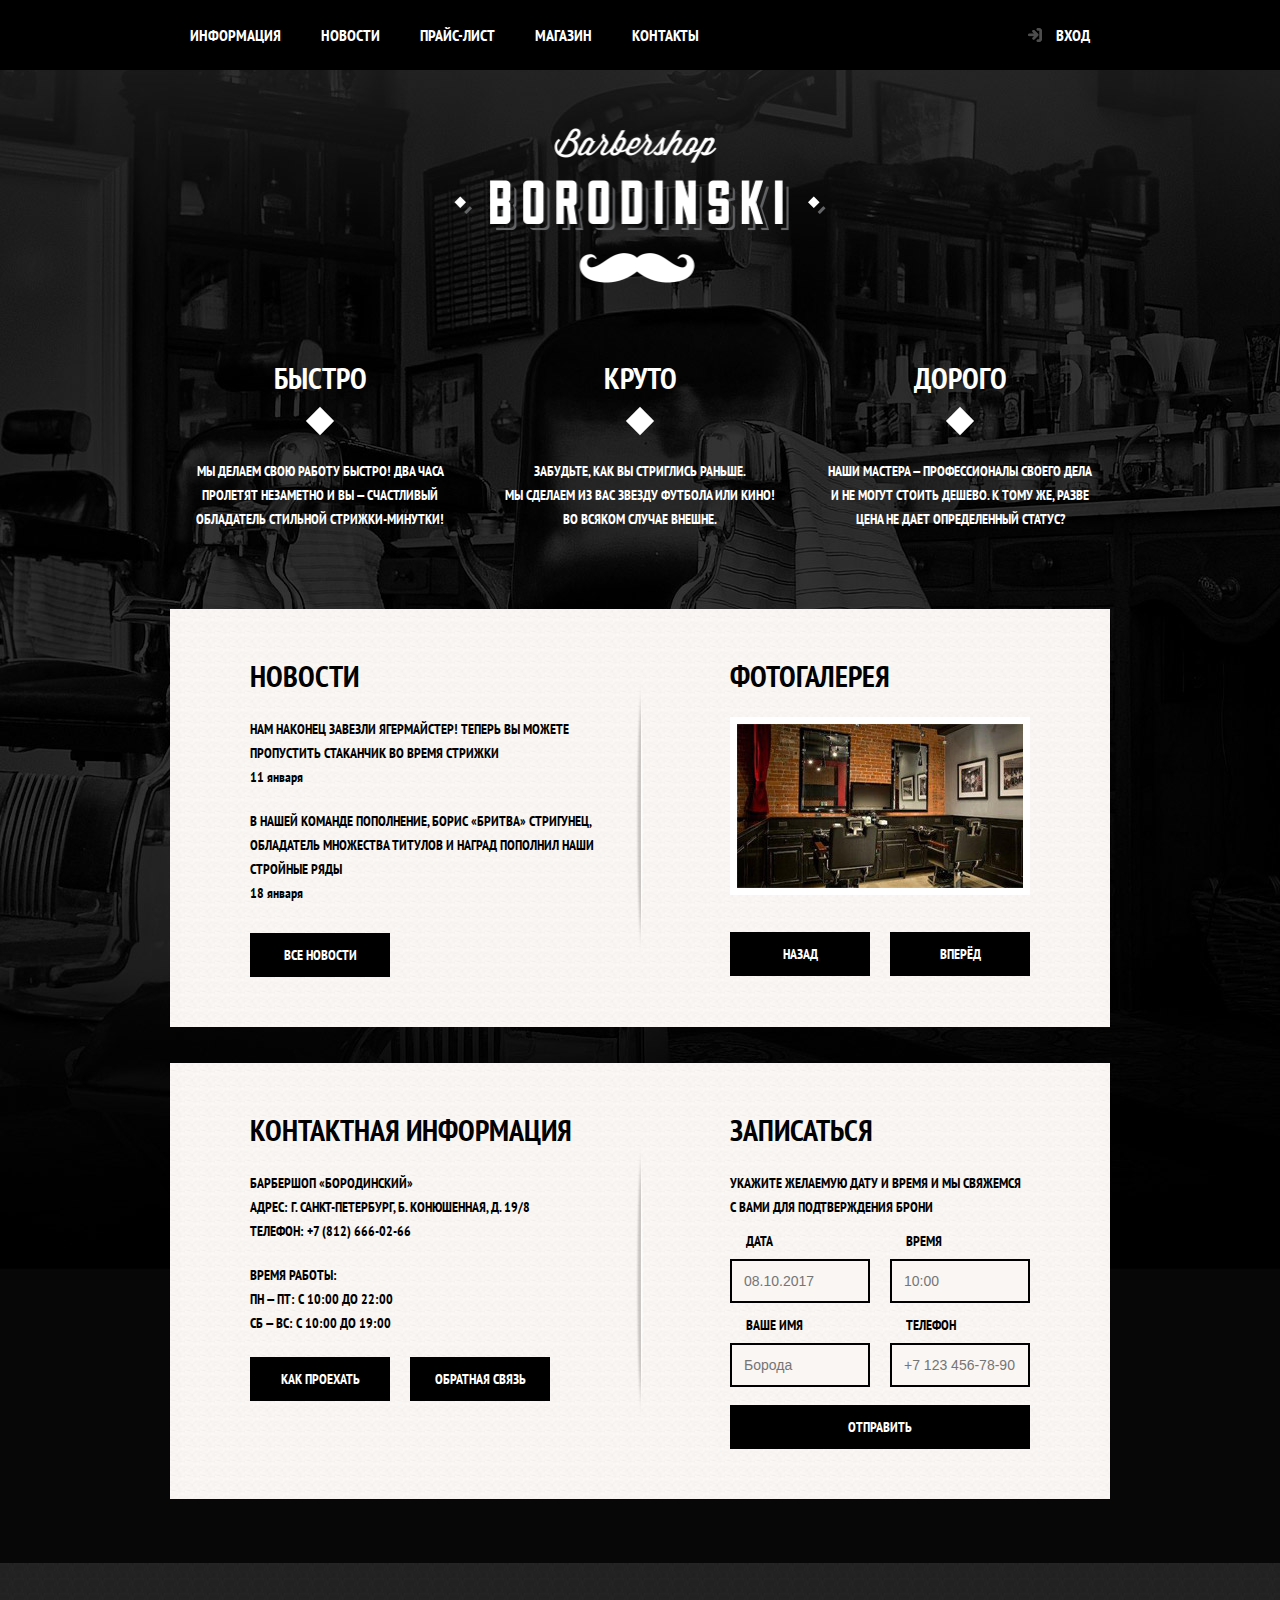
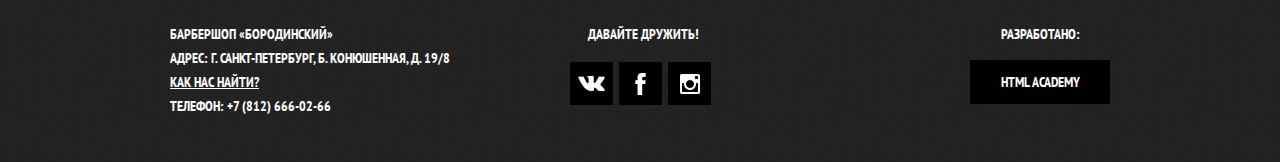
<file: barbershop/index.html>
<!DOCTYPE html>
<html lang="ru">
<head>
	<meta charset="UTF-8">
    <title>Барбершоп «Бородинский»</title>
    <link href="https://fonts.googleapis.com/css?family=PT+Sans+Narrow:400,700&amp;subset=cyrillic" rel="stylesheet">
    <link rel="stylesheet" href="css/normalize.css">
    <link rel="stylesheet" href="css/style.css">
</head>
<body class="main-body">

    <header class="main-header upper">
      	<div class="container flex-header">
        	<nav class="main-navigation">
          		<ul>
            		<li><a href="#">Информация</a></li>
            		<li><a href="#">Новости</a></li>
            		<li><a href="price.html">Прайс-лист</a></li>
            		<li><a href="shop.html">Магазин</a></li>
            		<li><a href="#">Контакты</a></li>
          		</ul> 
        	</nav>
        	<div class="user-block">
          		<a class="login" href="#">Вход</a>
        	</div>
      	</div>
    </header>

    <main>
        <div class="container">

            <div class="index-logo">
                <img src="img/index-logo.png" width="371" height="155" alt="Барбершоп «Бородинский»">
            </div>

            <div class="features">
                <div class="features-item">
                    <b class="features-name">Быстро</b>
                    <p>Мы делаем свою работу быстро! Два часа пролетят незаметно и вы — счастливый обладатель стильной стрижки-минутки!</p>
                </div>

                <div class="features-item">
                    <b class="features-name">Круто</b>
                    <p>Забудьте, как вы стриглись раньше. Мы сделаем из вас звезду футбола или кино! Во всяком случае внешне.</p>
                </div>
                <div class="features-item">
                    <b class="features-name">Дорого</b>
                    <p>Наши мастера — профессионалы своего дела и не могут стоить дешево. К тому же, разве цена не дает определенный статус?</p>
                </div>
            </div>

            <div class="index-content">
                <div class="index-content-left">
                    <h2 class="index-content-title">Новости</h2>
                    <ul class="news-preview">
                        <li>
                            <a href="#"><p>Нам наконец завезли Ягермайстер! Теперь вы можете пропустить стаканчик во время стрижки</p></a>
                            <time datetime="2016-01-11">11 января</time>
                        </li>
                        <li>
                            <a href="#"><p>В нашей команде пополнение, Борис «Бритва» Стригунец, обладатель множества титулов и наград пополнил наши стройные ряды</p></a>
                            <time datetime="2016-01-18">18 января</time>
                        </li>
                    </ul>
                    <a class="btn btn-small" href="#">Все новости</a>
                </div>

                <div class="index-content-right">
                    <h2 class="index-content-title">Фотогалерея</h2>
                    <div class="gallery">
                        <div class="gallery-imgs">
                            <div class="gallery-content">
                                <img src="img/index-gallery-pic.jpg" width="286" height="164" alt="В нашей студии">
                            </div>
                            <div class="gallery-content">
                                <img src="img/index-gallery-pic1.jpg" width="286" height="164" alt="В нашей студии">
                            </div>
                            <div class="gallery-content">
                                <img src="img/index-gallery-pic2.jpg" width="286" height="164" alt="В нашей студии">
                            </div>
                            <div class="gallery-content">
                                <img src="img/index-gallery-pic3.jpg" width="286" height="164" alt="В нашей студии">
                            </div>
                            <div class="gallery-content">
                                <img src="img/index-gallery-pic4.jpg" width="286" height="164" alt="В нашей студии">
                            </div>
                        </div>
                        
                        <div class="btn-row">
                            <button class="btn btn-small gallery-prev" type="button">Назад</button>
                            <button class="btn btn-small gallery-next" type="button">Вперёд</button>
                        </div>
                        
                    </div>
                </div>
            </div>
            
            <div class="index-content">
                <div class="index-content-left">
                    <h2 class="index-content-title">Контактная информация</h2>
                    <div class="address-and-time">
                        <p class="address">
                            Барбершоп «Бородинский»<br>
                            Адрес: г. Санкт-Петербург, Б. Конюшенная, д. 19/8<br>
                            Телефон: +7 (812) 666-02-66
                        </p>
                        <p class="time">
                            Время работы:<br>
                            пн — пт: с 10:00 до 22:00<br>
                            сб — вс: с 10:00 до 19:00
                        </p>
                    </div>
                    
                    <div class="btn-row">
                        <a class="btn btn-small js-map-open" href="#">Как проехать</a>
                        <a class="btn btn-small" href="#">Обратная связь</a>
                    </div>                   
                </div>

                <div class="index-content-right">
                    <h2 class="index-content-title">Записаться</h2>
                    <p class="pre-form-text">Укажите желаемую дату и время и мы свяжемся с вами для подтверждения брони</p>
                    <form class="appointment-form" action="https://echo.htmlacademy.ru" method="post">
                        <div class="input-field">
                            <label for="date">Дата</label>
                            <input type="text" id="date" name="date" value="" placeholder="08.10.2017">
                        </div>
                        <div class="input-field">
                            <label for="time">Время</label>
                            <input type="text" id="time" name="time" value="" placeholder="10:00">
                        </div>
                        <div class="input-field">
                            <label for="name">Ваше имя</label>
                            <input type="text" id="name" name="name" value="" placeholder="Борода">
                        </div>
                        <div class="input-field">
                            <label for="phone">Телефон</label>
                            <input type="tel"  id="phone" name="phone" value="" placeholder="+7 123 456-78-90">
                        </div>
                        
                        <button class="btn" type="submit">Отправить</button>
                    </form>
                </div>
            </div>
        </div>	
    </main>

    <footer class="main-footer">
      	<div class="container flex-footer">
        	<div class="footer-contacts">
          		<p>Барбершоп «Бородинский»<br>
                Адрес: г. Санкт-Петербург, Б. Конюшенная, д. 19/8<br>
                <a href="#">Как нас найти?</a><br>
                Телефон: +7 (812) 666-02-66</p>
        	</div>
        	<div class="footer-social">
          		<p>Давайте дружить!</p>
                <ul>
                    <li><a class="btn social-btn social-btn-vk" href="#"></a></li>
                    <li><a class="btn social-btn social-btn-fb" href="#"></a></li>
                    <li><a class="btn social-btn social-btn-inst" href="#"></a></li>
                </ul>        		
        	</div>
        	<div class="footer-copyright">
          		<p>Разработано:</p>
          		<a class="btn btn-small" href="https://htmlacademy.ru">HTML Academy</a>
        	</div>
      	</div>
    </footer>

    <div class="overlay"></div>

    <div class="popup-log upper">
        <button id="js-poplog-close" class="popup-close" title="Закрыть"></button>
        <h2 class="popup-header">Личный кабинет</h2>
        <p class="popup-text">Введите пожалуйста свой логин и пароль</p>
        <form class="popup-form" action="https://echo.htmlacademy.ru"  method="get">
            <div class="popup-login">
                <input type="text" placeholder="Логин" name="login">
            </div>
            <div class="popup-password">
                <input type="text" placeholder="Пароль" name="password">
            </div>
            <div class="help-pass">
                <input type="checkbox" class="popup-check" id="popup-check">
                <label for="popup-check">Запомните меня</label>
                <a href="#">Я забыл пароль!</a>
            </div>
            <button type="submit" class="btn popup-button-in">Войти</button>
      </form>
    </div>

    <div class="popup-map">
        <button id="js-popmap-close" class="popup-close" title="Закрыть"></button>
        <iframe src="https://www.google.com/maps/embed?pb=!1m18!1m12!1m3!1d1998.59910436516!2d30.320894616030944!3d59.93879418187623!2m3!1f0!2f0!3f0!3m2!1i1024!2i768!4f13.1!3m3!1m2!1s0x4696310fca5ba729%3A0xea9c53d4493c879f!2z0JHQvtC70YzRiNCw0Y8g0JrQvtC90Y7RiNC10L3QvdCw0Y8g0YPQuy4sIDE5LCDQodCw0L3QutGCLdCf0LXRgtC10YDQsdGD0YDQsywgMTkxMTg2!5e0!3m2!1sru!2sru!4v1514117193834" width="600" height="450" frameborder="0" allowfullscreen></iframe>      
    </div>

    <script src="js/script.js"></script>

</body>
</html>
</file>
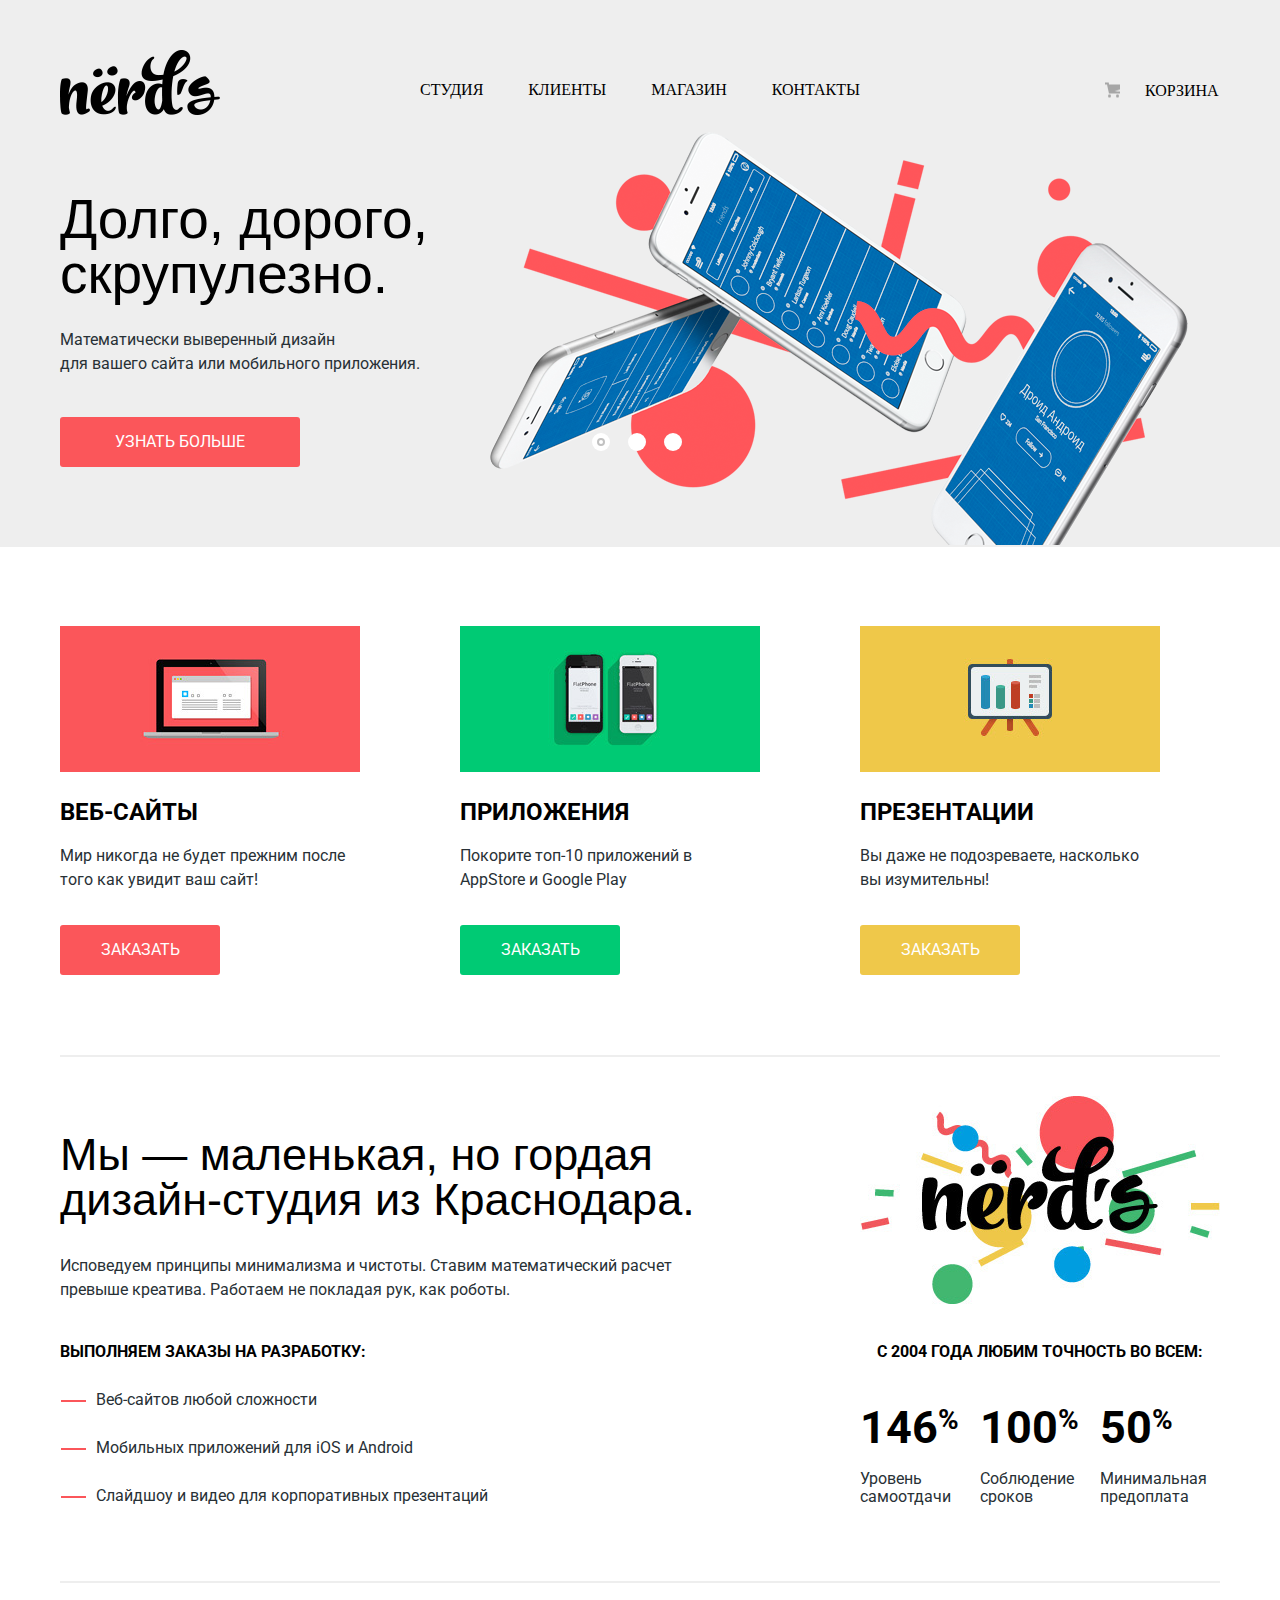
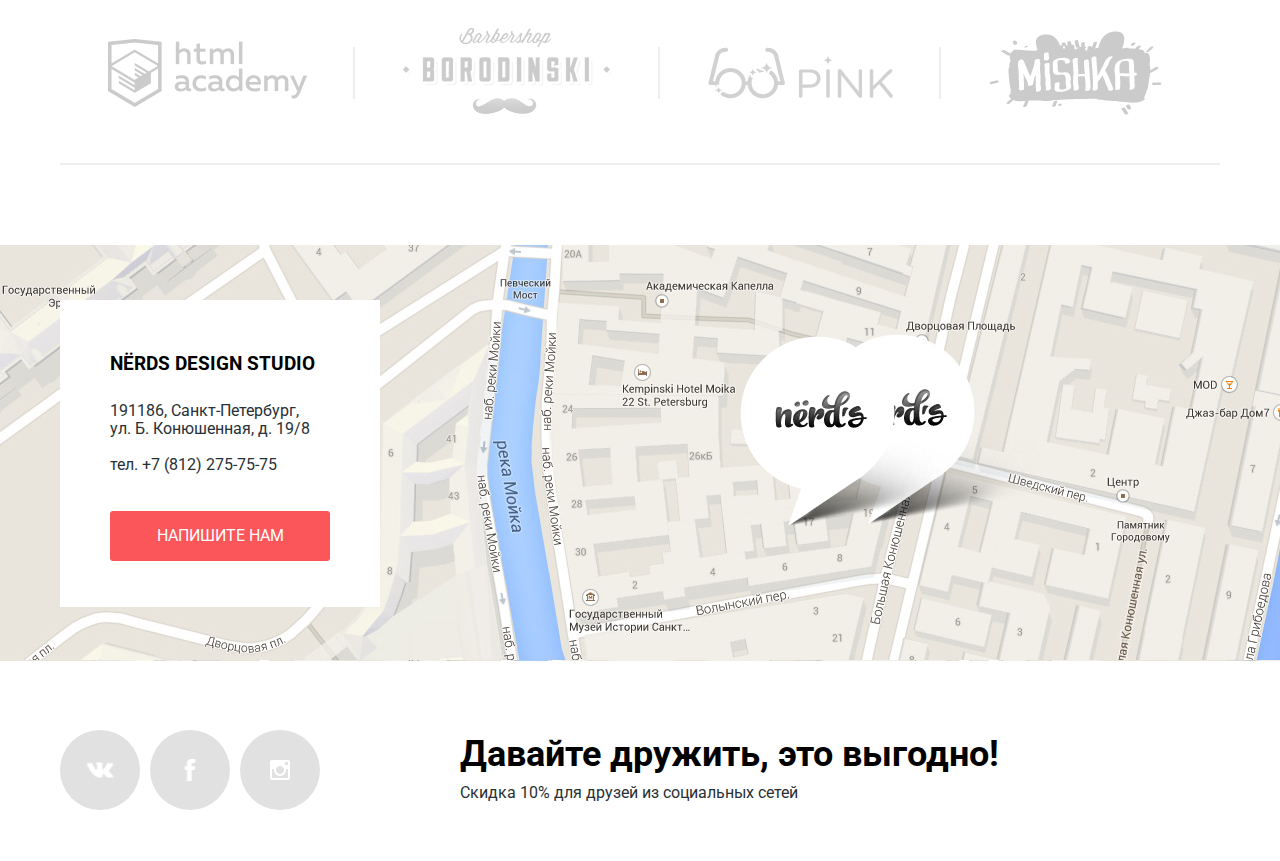
<file: nerds/index.html>
<!DOCTYPE html>
<html lang="ru">
<head>
	<meta charset="UTF-8">
	<title>Nёrds - студия математически выверенного дизайна</title>
    <link href="https://fonts.googleapis.com/css?family=Roboto:400,500&amp;subset=cyrillic" rel="stylesheet"> 
    <link rel="stylesheet" href="css/normalize.css">
    <link rel="stylesheet" href="css/style.css">
</head>
<body>

    <header class="main-header">
        <div class="container flex-header">
            <div class="logo"><img src="img/nerds-logo.png" alt="Нёрдс логотип" width="160" height="65"></div>
            <nav class="main-navigation upper">  
                <ul>
                    <li><a href="#">Студия</a></li>
                    <li><a href="#">Клиенты</a></li>
                    <li><a href="catalog.html">Магазин</a></li>
                    <li><a href="#">Контакты</a></li>
                </ul>  
            </nav>
            <div class="cart upper"><a>Корзина</a></div>
        </div>
    </header>
    
    <main>
        <div class="slider-wrapper">
            <div class="container">
                <div class="slider">
                    <input type="radio" class="active" id="slider-radio-1" value="" name="slider-radio" checked>
                    <input type="radio" id="slider-radio-2" value="" name="slider-radio">
                    <input type="radio" id="slider-radio-3" value="" name="slider-radio">

                    <div class="slider-controls">
                        <label class="radio-label" for="slider-radio-1" onclick="currentSlide(0)"></label>
                    
                        <label class="radio-label" for="slider-radio-2" onclick="currentSlide(1)"></label>
                            
                        <label class="radio-label" for="slider-radio-3" onclick="currentSlide(2)"></label>
                    </div>
                    
                    <div class="slides">

                        <div class="slider-item slide-1">
                            <div class="slide-info">
                                <p class="slider-title">Долго, доpoго, скрупулезно.</p>
                                <p class="slider-text">Математически выверенный дизайн<br> для вашего сайта или мобильного приложения.</p>
                                <a href="#" class="btn slider-btn">Узнать больше</a>
                            </div> 
                        </div>

                        <div class="slider-item slide-2">
                            <div class="slide-info">
                                <p class="slider-title">Любим математику как никто другой</p>
                                <p class="slider-text">Никакого креатива, только математические формулы<br> для расчета идеальных пропорций.</p>
                                <a href="#" class="btn slider-btn">Узнать больше</a>
                            </div>
                        </div>
                
                        <div class="slider-item slide-3">
                            <div class="slide-info">
                                <p class="slider-title">Только ночь, только хардкор</p>
                                <p class="slider-text">Работать днем, как все? Мы против этого.<br> Ближе к полуночи работа только начинается.</p>
                                <a href="#" class="btn slider-btn">Узнать больше</a>
                            </div>
                        </div>
                    </div>
                    
                </div>
            </div>
        </div>

        <div class="offers">
            <div class="container flex-offers">
                <div class="offer-item">
                    <div class="img-wrap"><img src="img/illustration-1.jpg" alt="Мы делаем веб-сайты" width="300" height="146"></div>
                    <a href="#" class="offer-heading">
                        <h2 class="offer-item-title upper">Веб-сайты</h2>
                        <p class="offer-text">Мир никогда не будет прежним после того как увидит ваш сайт!</p>
                    </a>
                    <a href="#" class="btn offer-btn offer-btn-1" >Заказать</a>
                </div>
            
                <div class="offer-item">
                    <div class="img-wrap"><img src="img/illustration-2.jpg" alt="Мы делаем мобильные приложения" width="300" height="146"></div>
                    <a href="#" class="offer-heading">
                        <h2 class="offer-item-title upper">Приложения</h2>    
                        <p class="offer-text">Покорите топ-10 приложений в AppStore и Google Play</p>
                    </a>
                    <a href="#" class="btn offer-btn offer-btn-2">Заказать</a>
                </div>
               
                <div class="offer-item">
                    <div class="img-wrap"><img src="img/illustration-3.jpg" alt="Мы делаем презентации" width="300" height="146"></div>
                    <a href="#" class="offer-heading">
                        <h2 class="offer-item-title upper">Презентации</h2>
                        <p class="offer-text">Вы даже не подозреваете, насколько вы изумительны!</p>
                    </a>
                    <a href="#" class="btn offer-btn offer-btn-3">Заказать</a>
                </div>
            </div>            
        </div>
    
        <div class="info-block container" id="info">
            <div class="flex-info">
                <div class="studio-description">
                    <p class="info-title">Мы — маленькая, но гордая дизайн-студия из Краснодара.</p>
                    <p class="info-sub-title">Исповедуем принципы минимализма и чистоты. Ставим математический расчет превыше креатива. Работаем не покладая рук, как роботы.</p>
                    <span class="info-list-heading upper">Выполняем заказы на разработку:</span>
                    <ul class="info-list">
                        <li class="info-li">Веб-сайтов любой сложности</li>
                        <li class="info-li">Мобильных приложений для iOS и Android</li>
                        <li class="info-li">Слайдшоу и видео для корпоративных презентаций</li>
                    </ul>
                </div>
                
                <div class="studio-numbers">
                    <div class="info-img">
                        <img src="img/nerds-illustration.jpg" alt="Любим точность во всем" class="info-pic" width="360" height="208">
                    </div>
                    <span class="info-list-heading upper">С 2004 года любим точность во всем:</span>
                    <ul class="info-side-list">
                        <li class="info-side-li">
                            <b class="info-numbers">146<sup>%</sup></b>
                            <p class="info-text">Уровень самоотдачи</p>
                        </li>
                        <li class="info-side-li">
                            <b class="info-numbers">100<sup>%</sup></b>
                            <p class="info-text">Соблюдение сроков</p>
                        </li>
                        <li class="info-side-li">
                            <b class="info-numbers">50<sup>%</sup></b>
                            <p class="info-text">Минимальная предоплата</p>
                        </li>
                    </ul>
                </div>
                
            </div>
        </div>

        <div class="container">
            <div class="projects-imgs">
                <a class="project-img academy-img"><img src="img/logo-1.png" alt="HTML Академия" width="199" height="68"></a>
                <a class="project-img barbershop-img"><img src="img/logo-2.png" alt="Барбершоп Бородинский" width="209" height="90"></a>
                <a class="project-img pink-img"><img src="img/logo-3.png" alt="PINK" width="185" height="52"></a>
                <a class="project-img mishka-img"><img src="img/logo-4.png" alt="Mishka" width="173" height="84"></a>
            </div>
            
        </div>
          
        <div class="contacts">
            <div class="map">
                <iframe src="https://www.google.com/maps/embed?pb=!1m18!1m12!1m3!1d1998.59910436516!2d30.320894616030944!3d59.93879418187623!2m3!1f0!2f0!3f0!3m2!1i1024!2i768!4f13.1!3m3!1m2!1s0x4696310fca5ba729%3A0xea9c53d4493c879f!2z0JHQvtC70YzRiNCw0Y8g0JrQvtC90Y7RiNC10L3QvdCw0Y8g0YPQuy4sIDE5LCDQodCw0L3QutGCLdCf0LXRgtC10YDQsdGD0YDQsywgMTkxMTg2!5e0!3m2!1sru!2sru!4v1514117193834" width="600" height="450" frameborder="0" allowfullscreen></iframe>
            </div>
        	
            <div class="contacts-container">
                <div class="contacts-card">
                    <h3 class="contacts-title">NЁRDS DESIGN STUDIO</h3>
                    <p class="contacts-card-address">191186, Санкт-Петербург, <br>ул. Б. Конюшенная, д. 19/8</p>
                    <p class="contacts-card-phone">тел. +7 (812) 275-75-75</p>
                    <a class="btn feedback-btn" href="#">Напишите нам</a>
                </div>
                <div class="map-pin">
                    <img src="img/map-marker.png" alt="Студия Nёrds здесь!" width="231" height="190">
                </div>
            </div>
              
        </div> 

    </main>

    <footer class="main-footer">
    	<div class="container flex-footer">
            <div class="footer-social">
                <ul>
                    <li><a class="social-icon social-icon-vk" href="#"></a></li>
                    <li><a class="social-icon social-icon-fb" href="#"></a></li>
                    <li><a class="social-icon social-icon-in" href="#"></a></li>
                </ul> 				
    		</div>

    		<div class="footer-text-block">
    			<p class="footer-title">Давайте дружить, это выгодно!</p>
				<p class="footer-text">Скидка 10% для друзей из социальных сетей</p>
    		</div>
    	</div>
    </footer>

    <div class="overlay"></div>

    <div class="popup">
    	<form class="popup-feedback" action="https://echo.htmlacademy.ru"  method="post">
    		<h2>Напишите нам</h2>
    		<button type="button" class="popup-close"></button>
            <div class="name-and-e-mail">
                <div class="for-name">
                    <label for="name">Ваше имя:</label>
                    <input type="text" class="popup-name" name="name" id="name" placeholder="Представьтесь, пожалуйста">
                </div>
                
                <div class="for-e-mail">
                    <label for="e-mail">Ваш e-mail:</label>
                    <input type="text" class="popup-e-mail" name="e-mail" id="e-mail" placeholder="Для отправки ответа">
                </div>
            </div>
            
    		<div class="for-message">
                <label for="message">Текст письма:</label>
                <textarea class="popup-message" name="message" id="message" placeholder="В свободной форме" rows="5"></textarea> 
            </div>

    		<button class="btn popup-btn" type="submit">Отправить</button>
    	</form>
    </div>

    <script src="js/script.js"></script>
</body>
</html>
</file>
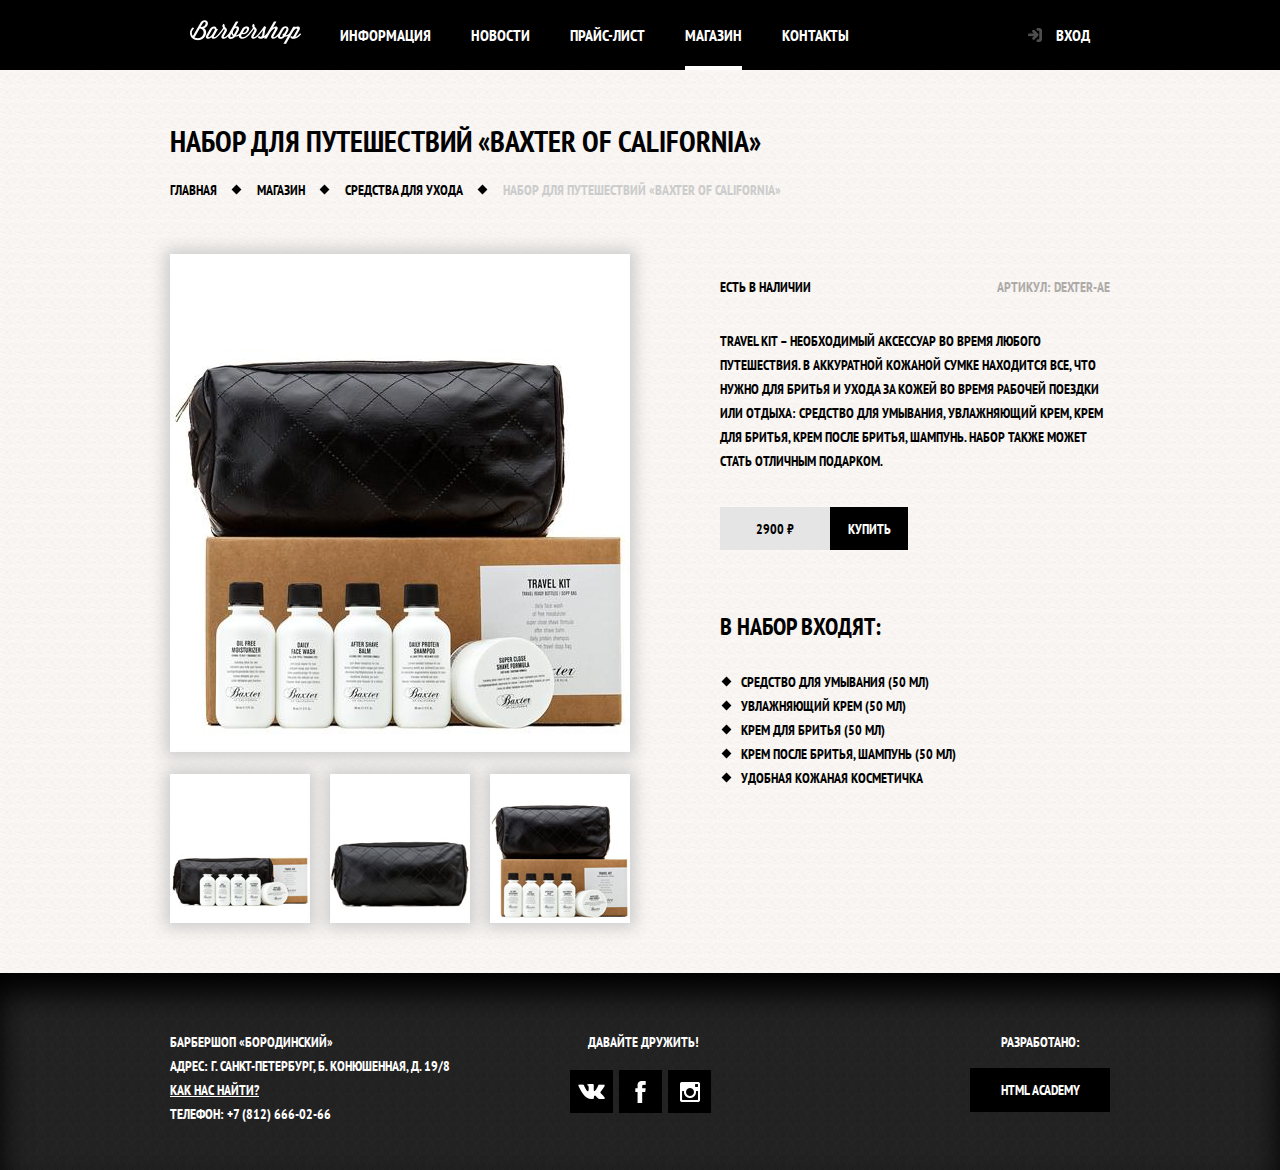
<file: barbershop/item.html>
<!DOCTYPE html>
<html lang="ru">
<head>
	<meta charset="UTF-8">
	<title>Набор для путешествий "Baxter of California"</title>
	<link href="https://fonts.googleapis.com/css?family=PT+Sans+Narrow:400,700&amp;subset=cyrillic" rel="stylesheet">
    <link rel="stylesheet" href="css/normalize.css">
    <link rel="stylesheet" href="css/style.css">
</head>
<body>

	<header class="main-header-other">
      	<div class="container flex-header">
      		<a href="index.html" class="logo"><img src="img/logo.png" alt="Барбершоп «Бородинский»" width="111" height="24"></a>
        	<nav class="main-navigation">
          		<ul>
            		<li><a href="#">Информация</a></li>
            		<li><a href="#">Новости</a></li>
            		<li><a href="price.html">Прайс-лист</a></li>
            		<li><a href="shop.html" class="active inner">Магазин</a></li>
            		<li><a href="#">Контакты</a></li>
          		</ul>
        	</nav>
        	<div class="user-block">
          		<a class="login" href="#">Вход</a>
        	</div>
      	</div>
    </header>

	<main>
		<div class="container">
			<h1 class="price-title">Набор для путешествий «Baxter of California»</h1>
			<div class="breadcrumbs">
				<ul>
					<li><a href="index.html">Главная</a></li>
					<li><a href="shop.html">Магазин</a></li>
					<li><a href="#">Средства для ухода</a></li>
					<li><a class="active">Набор для путешествий «Baxter of California»</a></li>
				</ul>
			</div>
			
			<div class="main-content">
				<div class="product-gallery">
					<div class="product-gallery-img main-pic"><img src="img/item-pic-big.jpg" alt="Набор для путешествий «Baxter of California»" width="460" height="498"></div>

					<div class="pic-row">
						<div class="product-gallery-img small-pic"><img src="img/item-pic-small-1.jpg" alt="Набор для путешествий «Baxter of California 1»"  width="140" height="149"></div>
						<div class="product-gallery-img small-pic"><img src="img/item-pic-small-2.jpg" alt="Набор для путешествий «Baxter of California 2»"  width="140" height="149"></div>
						<div class="product-gallery-img small-pic"><img src="img/item-pic-small-3.jpg" alt="Набор для путешествий «Baxter of California 3»"  width="140" height="149"></div>
					</div>					
				</div>

				<div class="product-info-block">
					<div class="product-info">
						<span>Есть в наличии</span>
						<span class="product-article">Артикул: Dexter-ae</span>
					</div>

					<div class="product-description">
						<p>Travel Kit – необходимый аксессуар во время любого путешествия. В аккуратной кожаной сумке находится все, что нужно для
						бритья и ухода за кожей во время рабочей поездки или отдыха: средство для умывания, увлажняющий крем, крем для бритья,
						крем после бритья, шампунь. Набор также может стать отличным подарком.</p>
						
						<div class="price-and-buy">
							<span>2900 ₽</span>
							<a class="btn product-btn">Купить</a>
						</div>
						
						<div class="product-inside">
							<h2>В набор входят:</h2>
							<ul>
								<li>Средство для умывания (50 мл)</li>
								<li>Увлажняющий крем (50 мл)</li>
								<li>Крем для бритья (50 мл)</li>
								<li>Крем после бритья, шампунь (50 мл)</li>
								<li>Удобная кожаная косметичка</li>
							</ul>
						</div>	

					</div>
				</div>
			</div>
			
		</div>		
	</main>

	<footer class="main-footer-other">
      	<div class="container flex-footer">
        	<div class="footer-contacts">
          		<p>Барбершоп «Бородинский»<br>
                Адрес: г. Санкт-Петербург, Б. Конюшенная, д. 19/8<br>
                <a href="#">Как нас найти?</a><br>
                Телефон: +7 (812) 666-02-66</p>
        	</div>
        	<div class="footer-social">
          		<p>Давайте дружить!</p>
                <ul>
                    <li><a class="btn social-btn social-btn-vk" href="#"></a></li>
                    <li><a class="btn social-btn social-btn-fb" href="#"></a></li>
                    <li><a class="btn social-btn social-btn-inst" href="#"></a></li>
                </ul>        		
        	</div>
        	<div class="footer-copyright">
          		<p>Разработано:</p>
          		<a class="btn btn-small" href="https://htmlacademy.ru">HTML Academy</a>
        	</div>
      	</div>
    </footer>
	
    <div class="overlay"></div>

    <div class="popup-log upper">
        <button id="js-poplog-close" class="popup-close" title="Закрыть"></button>
        <h2 class="popup-header">Личный кабинет</h2>
        <p class="popup-text">Введите пожалуйста свой логин и пароль</p>
        <form class="popup-form" action="https://echo.htmlacademy.ru"  method="get">
            <div class="popup-login">
                <input type="text" placeholder="Логин" name="login">
            </div>
            <div class="popup-password">
                <input type="text" placeholder="Пароль" name="password">
            </div>
            <div class="help-pass">
                <input type="checkbox" class="popup-check" id="popup-check">
                <label for="popup-check">Запомните меня</label>
                <a href="#">Я забыл пароль!</a>
            </div>
            <button type="submit" class="btn popup-button-in">Войти</button>
      </form>
    </div>
	<script src="js/script.js"></script>
</body>
</html>
</file>
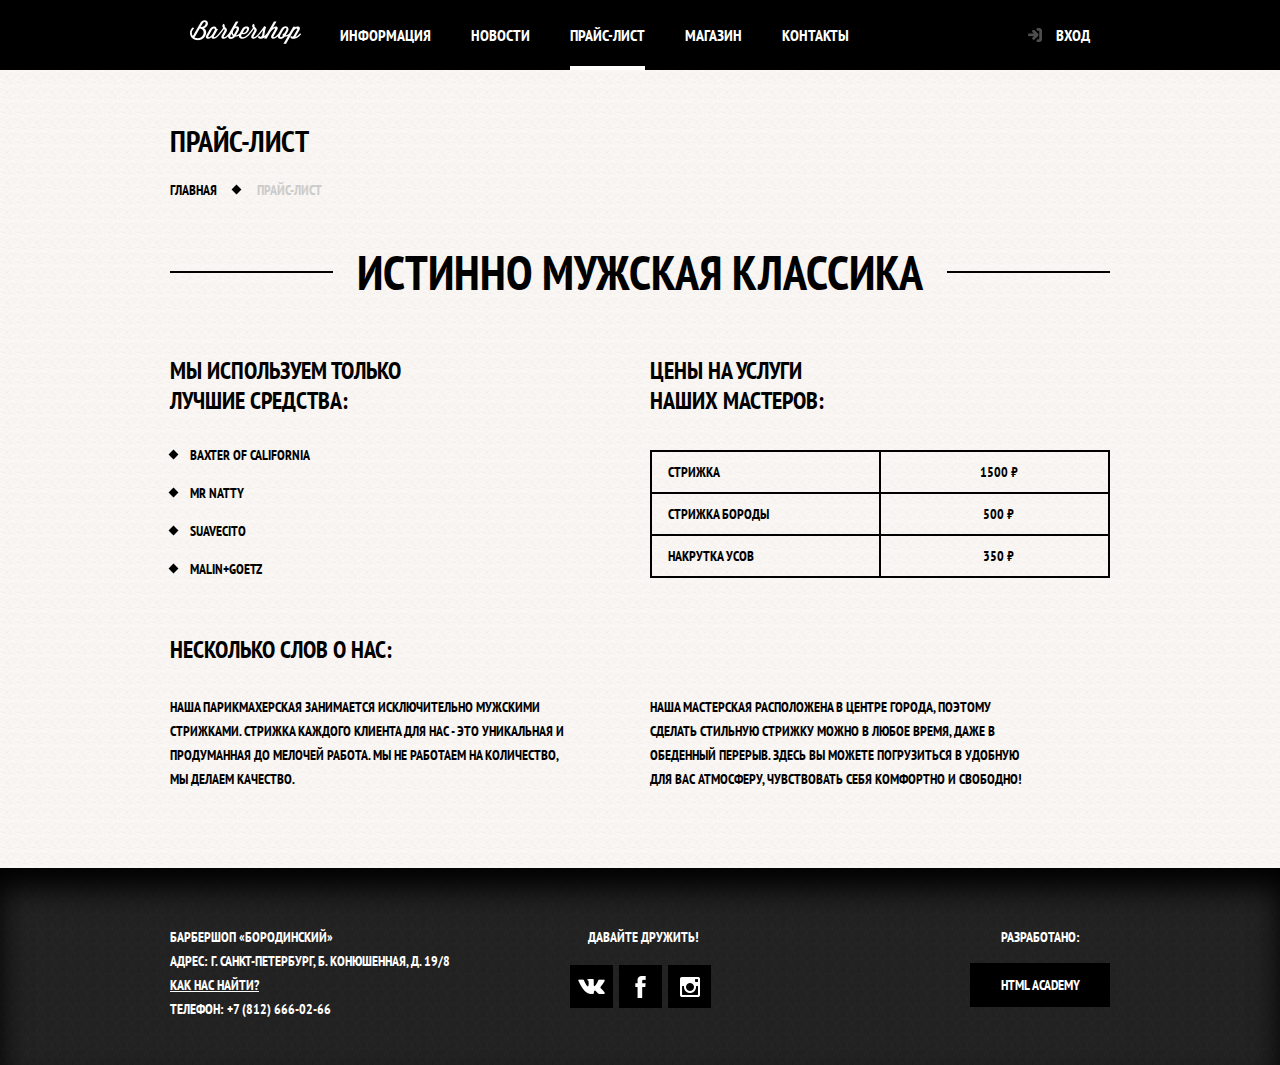
<file: barbershop/price.html>
<!DOCTYPE html>
<html lang="ru">
<head>
	<meta charset="UTF-8">
	<title>Прайс-лист барбершопа "Бородинский"</title>
	<link href="https://fonts.googleapis.com/css?family=PT+Sans+Narrow:400,700&amp;subset=cyrillic" rel="stylesheet">
    <link rel="stylesheet" href="css/normalize.css">
    <link rel="stylesheet" href="css/style.css">
</head>
<body>

	<header class="main-header-other">
      	<div class="container flex-header">
      		<a href="index.html" class="logo"><img src="img/logo.png" alt="Барбершоп «Бородинский»" width="111" height="24"></a>
        	<nav class="main-navigation">
          		<ul>
            		<li><a href="#">Информация</a></li>
            		<li><a href="#">Новости</a></li>
            		<li><a class="active">Прайс-лист</a></li>
            		<li><a href="shop.html">Магазин</a></li>
            		<li><a href="#">Контакты</a></li>
          		</ul>
        	</nav>
        	<div class="user-block">
          		<a class="login" href="#">Вход</a>
        	</div>
      	</div>
    </header>

	<main>
		<div class="container">
			<h1 class="price-title">Прайс-лист</h1>
			<div class="breadcrumbs">
				<ul>
					<li><a href="index.html">Главная</a></li>
					<li><a class="active">Прайс-лист</a></li>
				</ul>
			</div>
			<div class="price-content">
				<div class="heading-classic">
					<div class="line"></div>
					<span>Истинно мужская классика</span>
					<div class="line"></div>
				</div>

				<div class="we-use-and-price">

					<div class="we-use">
				    	<h2 class="we-use-title">Мы используем только лучшие средства:</h2>
				      	<ul>
				        	<li><a href="#">Baxter of California</a></li>
				        	<li><a href="#">Mr Natty</a></li>
				        	<li><a href="#">Suavecito</a></li>
				        	<li><a href="#">Malin+Goetz</a></li>
				      	</ul>
			    	</div>

				    <div class="price-table">
				        <h2 class="price-tabel-title">Цены на услуги наших мастеров:</h2>
				      	<table>
				        	<tr>
				          		<td>Стрижка</td>
				          		<td class="price-text">1500 &#8381;</td>
				        	</tr>
				        	<tr>
				          		<td>Стрижка бороды</td>
				          		<td class="price-text">500 &#8381;</td>
				        	</tr>
				        	<tr>
				          		<td>Накрутка усов</td>
				          		<td class="price-text">350 &#8381;</td>
				        	</tr>
				      	</table>
				    </div>

				</div>
			    
			    <div class="about-us">
		      		<h2 class="about-us-title">Несколько слов о нас:</h2>
		      		<div class="about-us-text">
		      			<div class="about-us-left">
			        		<p>Наша парикмахерская занимается исключительно мужскими стрижками. Стрижка каждого клиента для нас - это уникальная и продуманная до мелочей работа. Мы не работаем на количество, мы делаем качество.</p>
			      		</div>

			      		<div class="about-us-right">
			        		<p>Наша мастерская расположена в центре города, поэтому сделать стильную стрижку можно в любое время, даже в обеденный перерыв. Здесь вы можете погрузиться в удобную для вас атмосферу, чувствовать себя комфортно и свободно!</p>
			      		</div>
			      	</div>
				</div>
			</div>
			

		</div>		
	</main>

	<footer class="main-footer-other">
      	<div class="container flex-footer">
        	<div class="footer-contacts">
          		<p>Барбершоп «Бородинский»<br>
                Адрес: г. Санкт-Петербург, Б. Конюшенная, д. 19/8<br>
                <a href="#">Как нас найти?</a><br>
                Телефон: +7 (812) 666-02-66</p>
        	</div>
        	<div class="footer-social">
          		<p>Давайте дружить!</p>
                <ul>
                    <li><a class="btn social-btn social-btn-vk" href="#"></a></li>
                    <li><a class="btn social-btn social-btn-fb" href="#"></a></li>
                    <li><a class="btn social-btn social-btn-inst" href="#"></a></li>
                </ul>        		
        	</div>
        	<div class="footer-copyright">
          		<p>Разработано:</p>
          		<a class="btn btn-small" href="https://htmlacademy.ru">HTML Academy</a>
        	</div>
      	</div>
    </footer>
	
    <div class="overlay"></div>

    <div class="popup-log upper">
        <button id="js-poplog-close" class="popup-close" title="Закрыть"></button>
        <h2 class="popup-header">Личный кабинет</h2>
        <p class="popup-text">Введите пожалуйста свой логин и пароль</p>
        <form class="popup-form" action="https://echo.htmlacademy.ru"  method="get">
            <div class="popup-login">
                <input type="text" placeholder="Логин" name="login">
            </div>
            <div class="popup-password">
                <input type="text" placeholder="Пароль" name="password">
            </div>
            <div class="help-pass">
                <input type="checkbox" class="popup-check" id="popup-check">
                <label for="popup-check">Запомните меня</label>
                <a href="#">Я забыл пароль!</a>
            </div>
            <button type="submit" class="btn popup-button-in">Войти</button>
      </form>
    </div>

    <script src="js/script.js"></script>
</body>
</html>
</file>
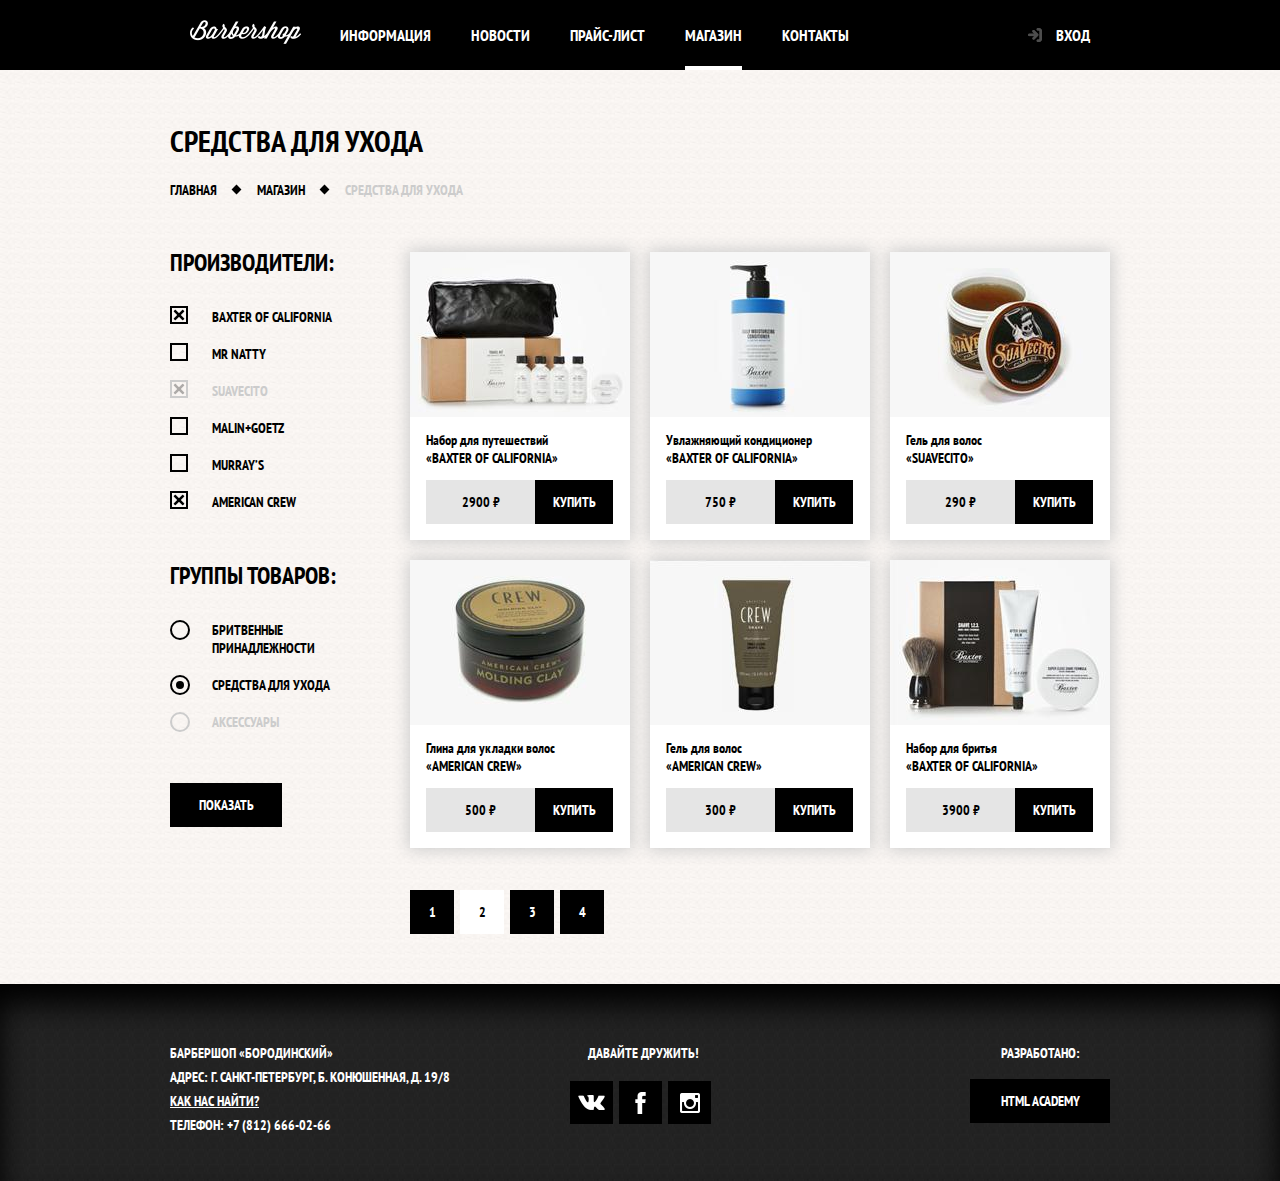
<file: barbershop/shop.html>
<!DOCTYPE html>
<html lang="ru">
<head>
	<meta charset="UTF-8">
	<title>Магазин барбершопа «Бородинский»</title>
	<link href="https://fonts.googleapis.com/css?family=PT+Sans+Narrow:400,700&amp;subset=cyrillic" rel="stylesheet">
	<link rel="stylesheet" href="css/style.css">
    <link rel="stylesheet" href="css/normalize.css">
</head>
<body>
	
	<header class="main-header-other">
      	<div class="container flex-header">
      		<a href="index.html" class="logo"><img src="img/logo.png" alt="Барбершоп «Бородинский»" width="111" height="24"></a>
        	<nav class="main-navigation">
          		<ul>
            		<li><a href="#">Информация</a></li>
            		<li><a href="#">Новости</a></li>
            		<li><a href="price.html">Прайс-лист</a></li>
            		<li><a class="active">Магазин</a></li>
            		<li><a href="#">Контакты</a></li>
          		</ul>
        	</nav>
        	<div class="user-block">
          		<a class="login" href="#">Вход</a>
        	</div>
      	</div>
    </header>

	<main>
		<div class="container">
			<h1 class="price-title">Средства для ухода</h1>
			<div class="breadcrumbs">
				<ul>
					<li><a href="index.html">Главная</a></li>
					<li><a href="shop.html">Магазин</a></li>
					<li><a class="active">Средства для ухода</a></li>
				</ul>			
			</div>

			<div class="main-content">
				<div class="filter-side-block">
					<form action="#" class="filter-side" method="get">
		                <fieldset class="filter-manuf">
		                	<legend class="filter-name">Производители:             	
		                	</legend>

		                	<div class="filter-input">
		                		<input type="checkbox" value="" name="manuf1" id="manuf1" checked>
					      		<label for="manuf1">Baxter of California</label>
					      	</div>
							
					      	<div class="filter-input">
					      		<input type="checkbox" value="" name="manuf2" id="manuf2">
					      		<label for="manuf2">Mr Natty</label>
					      	</div>

					      	<div class="filter-input">
					      		<input type="checkbox" value="" name="manuf3" id="manuf3" disabled checked>
					      		<label for="manuf3">Suavecito</label>
					      	</div>
					      	
					      	<div class="filter-input">
					      		<input type="checkbox" value="" name="manuf4" id="manuf4">
					      		<label for="manuf4">Malin+Goetz</label>
					      	</div>
					      	
					      	<div class="filter-input">
					      		<input type="checkbox" value="" name="manuf5" id="manuf5">
					      		<label for="manuf5">Murray’s</label>
					      	</div>
					      	
					      	<div class="filter-input">
					      		<input type="checkbox" value="" name="manuf6" id="manuf6" checked>
					      		<label for="manuf6">American Crew</label>
					      	</div>
					      	
		                </fieldset>
		       
		                <fieldset class="filter-groups">              	
		                	<legend class="filter-name">Группы товаров:</legend>

		                	<div class="filter-input">
		                		<input type="radio" value="" name="product-group" id="shaving" >
		                    	<label for="shaving">Бритвенные принадлежности</label>
		                	</div>
		                    
		                    <div class="filter-input">
		                    	<input type="radio" value="" name="product-group" id="care" checked>
		                    	<label for="care">Средства для ухода</label>
		                    </div>
		                    
		                    <div class="filter-input">
		                    	<input type="radio" value="" name="product-group" id="accessories" disabled>
		                    	<label for="accessories">Аксессуары</label>
		                    </div>
		                    
		                </fieldset> 
		                     
		                <button class="btn btn-show" type="submit">Показать</button>
		            </form>
				</div>

				<div class="product-side-block">

					<div class="products-grid">
						<div class="product-card">
							<a href="item.html">
								<div class="product-shop-img">
									<img src="img/shop-item-1.jpg" alt="Набор для путешествий «Baxter of California»">
								</div>
							</a>
							<a href="item.html">
								<h2>Набор для путешествий
									<span class="upper"><br>«Baxter of California»</span>
								</h2>
							</a>

							<div class="price-and-buy">
								<span>2900 ₽</span>
								<a href="#" class="btn product-btn">Купить</a>
							</div>
						</div>

						<div class="product-card">
							<a href="#">
								<div class="product-shop-img">
									<img src="img/shop-item-2.jpg" alt="Увлажняющий кондиционер «Baxter of California»">
								</div>
							</a>
							<a href="#">
								<h2>Увлажняющий кондиционер
									<span class="upper"><br>«Baxter of California»</span>
								</h2>
							</a>

							<div class="price-and-buy">
								<span>750 ₽</span>
								<a href="#" class="btn product-btn">Купить</a>
							</div>
						</div>
						
						
						<div class="product-card">
							<a href="#">
								<div class="product-shop-img">
									<img src="img/shop-item-3.jpg" alt="Гель для волос «Suavecito»">
								</div>
							</a>
							<a href="#">
								<h2>Гель для волос
									<span class="upper"><br>«Suavecito»</span>
								</h2>
							</a>
							<div class="price-and-buy">
								<span>290 ₽</span>
								<a href="#" class="btn product-btn">Купить</a>
							</div>
						</div>

						<div class="product-card">
							<a href="#">
								<div class="product-shop-img">
									<img src="img/shop-item-4.jpg" alt="Глина для укладки волос «American crew»">
								</div>
							</a>
							<a href="#">
								<h2>Глина для укладки волос
									<span class="upper"><br>«American crew»</span>
								</h2>
							</a>
							<div class="price-and-buy">
								<span>500 ₽</span>
								<a href="#" class="btn product-btn">Купить</a>
							</div>
						</div>

						<div class="product-card">
							<a href="#">
								<div class="product-shop-img">
									<img src="img/shop-item-5.jpg" alt="Гель для волос «American crew»">
								</div>
							</a>
							<a href="#">
								<h2>Гель для волос
									<span class="upper"><br>«American crew»</span>
								</h2>
							</a>
							<div class="price-and-buy">	
								<span>300 ₽</span>
								<a href="#" class="btn product-btn">Купить</a>
							</div>
						</div>

						<div class="product-card">
							<a href="#">
								<div class="product-shop-img">
									<img src="img/shop-item-6.jpg" alt="Набор для бритья «Baxter of California»">
								</div>
							</a>
							<a href="#">
								<h2>Набор для бритья
									<span class="upper"><br>«Baxter of California»</span>
								</h2>
							</a>
							<div class="price-and-buy">
								<span>3900 ₽</span>
								<a href="#" class="btn product-btn">Купить</a>
							</div>
						</div>
					</div>

					<div class="products-pagination">
						<ul>
							<li><a class="btn" href="#">1</a></li>
		                    <li><a class="btn active">2</a></li>
		                    <li><a class="btn" href="#">3</a></li>
		                    <li><a class="btn" href="#">4</a></li>
						</ul>         
		            </div>
		            
				</div>
			</div>
			
		</div>
	</main>
	
	<footer class="main-footer-other">
      	<div class="container flex-footer">
        	<div class="footer-contacts">
          		<p>Барбершоп «Бородинский»<br>
                Адрес: г. Санкт-Петербург, Б. Конюшенная, д. 19/8<br>
                <a href="#">Как нас найти?</a><br>
                Телефон: +7 (812) 666-02-66</p>
        	</div>
        	<div class="footer-social">
          		<p>Давайте дружить!</p>
                <ul>
                    <li><a class="btn social-btn social-btn-vk" href="#"></a></li>
                    <li><a class="btn social-btn social-btn-fb" href="#"></a></li>
                    <li><a class="btn social-btn social-btn-inst" href="#"></a></li>
                </ul>        		
        	</div>
        	<div class="footer-copyright">
          		<p>Разработано:</p>
          		<a class="btn btn-small" href="https://htmlacademy.ru">HTML Academy</a>
        	</div>
      	</div>
    </footer>
	
    <div class="overlay"></div>

    <div class="popup-log upper">
        <button id="js-poplog-close" class="popup-close" title="Закрыть"></button>
        <h2 class="popup-header">Личный кабинет</h2>
        <p class="popup-text">Введите пожалуйста свой логин и пароль</p>
        <form class="popup-form" action="https://echo.htmlacademy.ru"  method="get">
            <div class="popup-login">
                <input type="text" placeholder="Логин" name="login">
            </div>
            <div class="popup-password">
                <input type="text" placeholder="Пароль" name="password">
            </div>
            <div class="help-pass">
                <input type="checkbox" class="popup-check" id="popup-check">
                <label for="popup-check">Запомните меня</label>
                <a href="#">Я забыл пароль!</a>
            </div>
            <button type="submit" class="btn popup-button-in">Войти</button>
      </form>
    </div>

	<script src="js/script.js"></script>
</body>
</html>
</file>
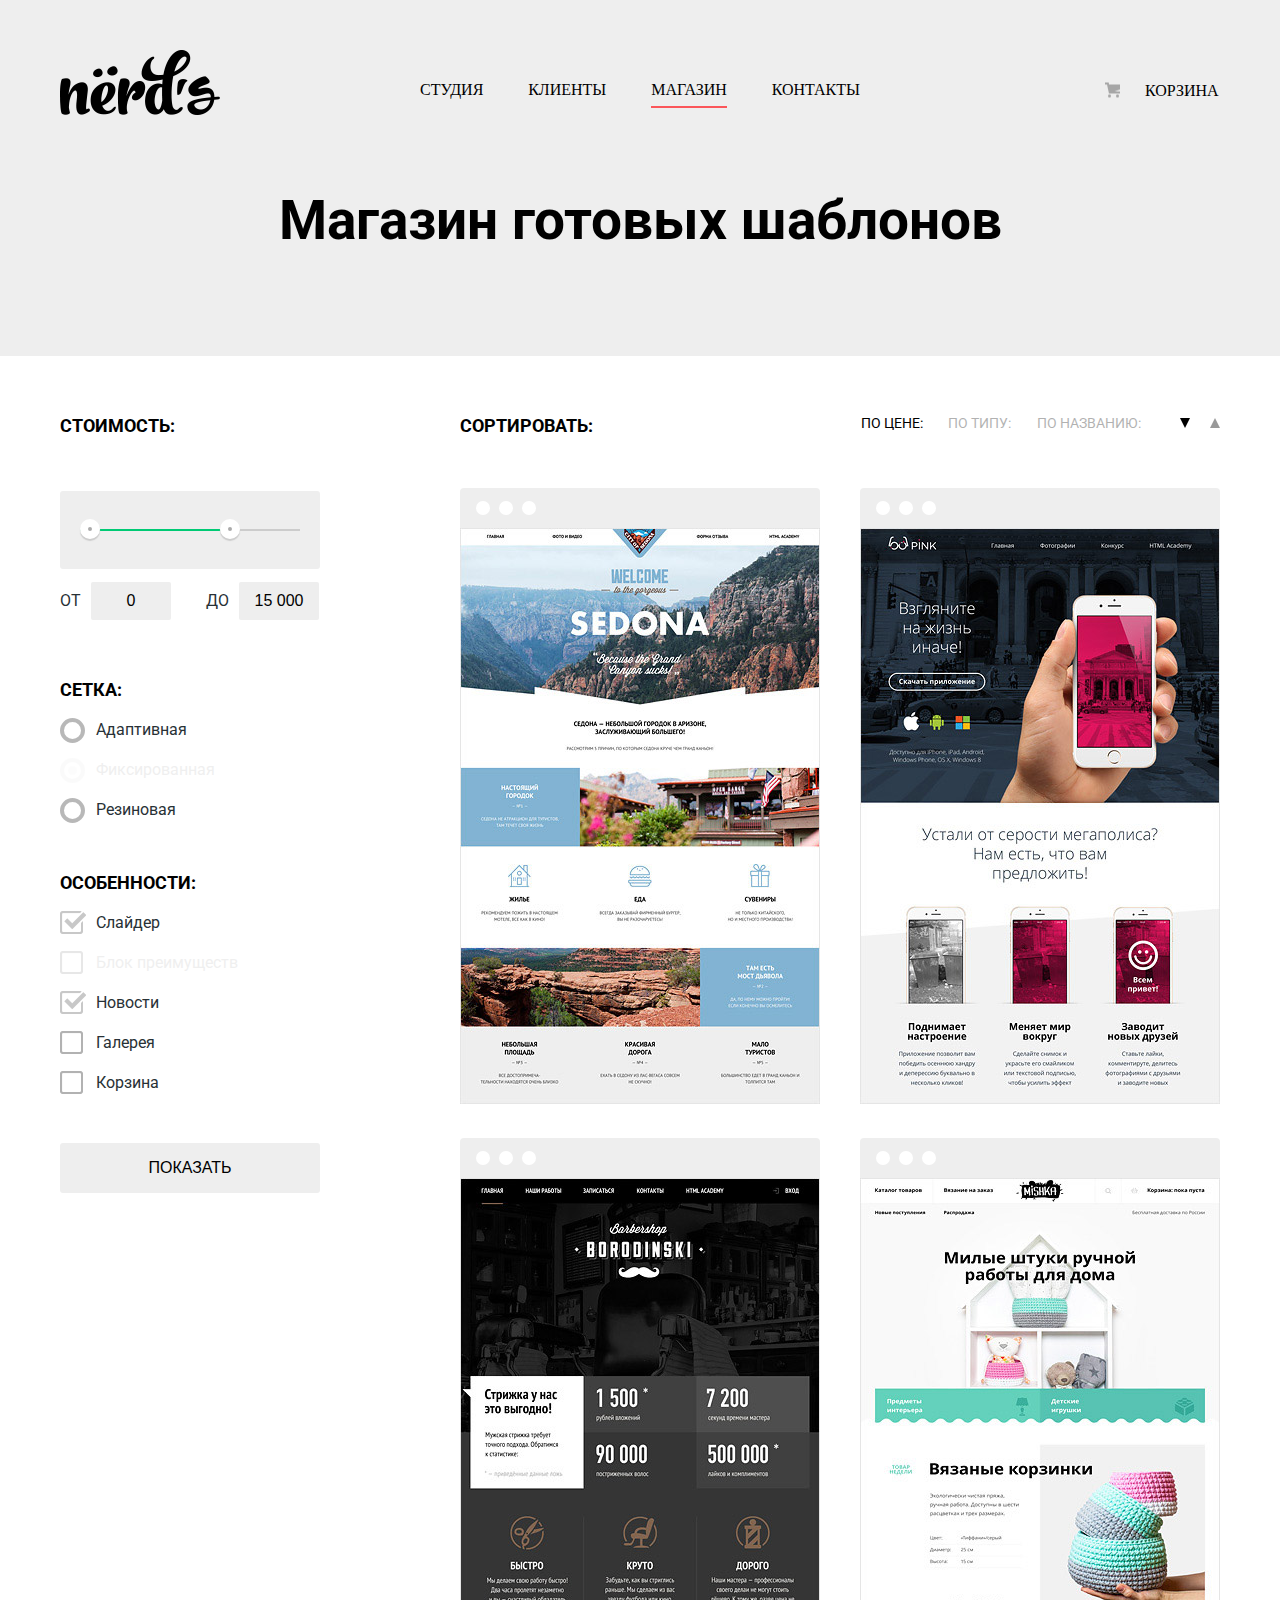
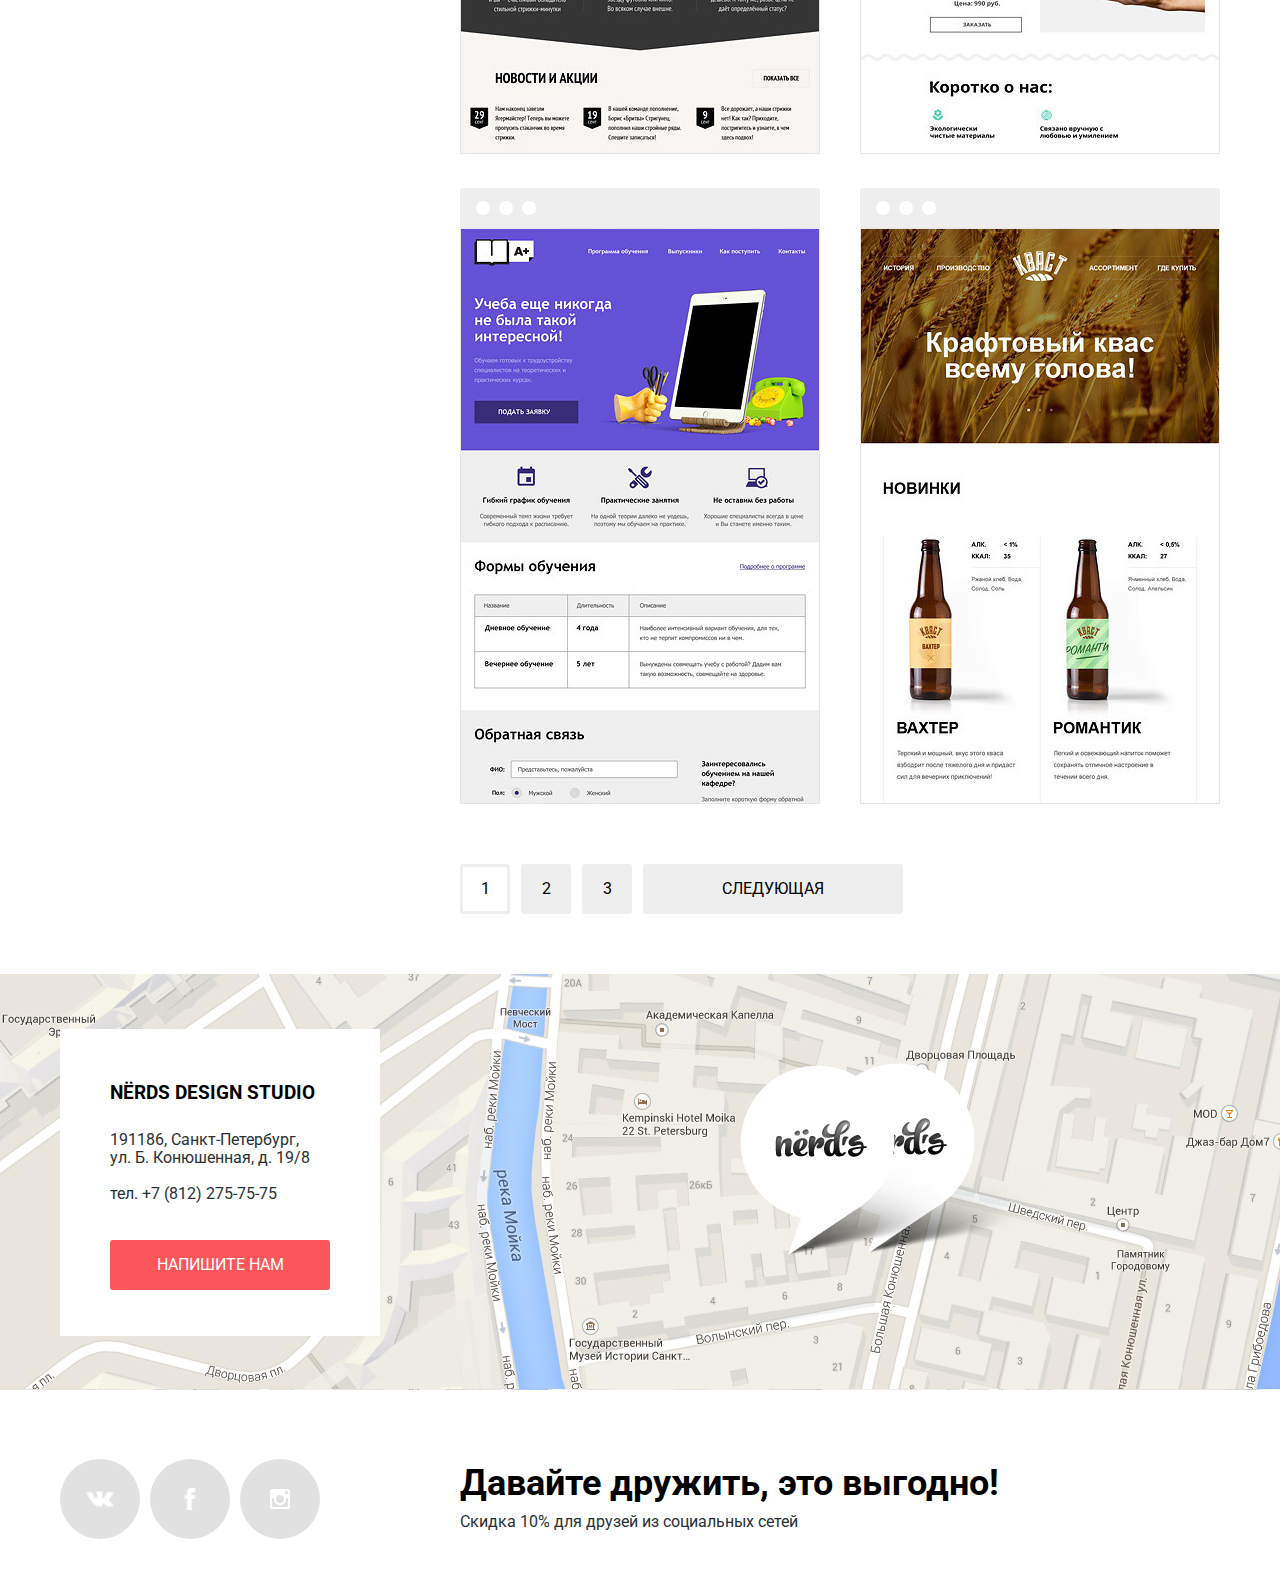
<file: nerds/catalog.html>
<!DOCTYPE html>
<html lang="ru">
<head>
    <meta charset="UTF-8">
    <title>Каталог макетов студии Нёрдс</title>
    <link href="https://fonts.googleapis.com/css?family=Roboto:400,500&amp;subset=cyrillic" rel="stylesheet">
    <link rel="stylesheet" href="css/normalize.css">
    <link rel="stylesheet" href="css/style.css">
</head>
<body>

    <header class="main-header">
        <div class="container flex-header">
            <a href="index.html" class="logo"><img src="img/nerds-logo.png" alt="Нёрдс логотип" width="160" height="65"></a>
            <nav class="main-navigation upper">  
                <ul>
                    <li><a href="#">Студия</a></li>
                    <li><a href="#">Клиенты</a></li>
                    <li><a class="active">Магазин</a></li>
                    <li><a href="#">Контакты</a></li>
                </ul>  
            </nav>
            <div class="cart upper"><a href="#">Корзина</a></div>
        </div>
    </header>
    
    <main>
        <div class="main-heading">
                <h1>Магазин готовых шаблонов</h1>            
        </div>
        <div class="main-content">
            <div class="container flex-main">
                <div class="filter-side-block">
                    <form action="#" class="filter-side" method="get">
                        <fieldset class="filter-cost">
                            <legend class="filter-name">Стоимость:</legend>
                            <div class="range-box">
                                <div class="scale">
                                    <div class="bar"></div>
                                </div>
                                <div class="toggle toggle-min"></div>
                                <div class="toggle toggle-max"></div>
                            </div>
                            <div class="range-values">
                                <div class="range-value-from">
                                    <label for="range-min">От</label>
                                    <input type="text" id="range-min" name="range-min" value="0">
                                </div>
                                <div class="range-value-to">
                                    <label for="range-max">До</label>
                                    <input type="text" id="range-max" name="range-max" value="15 000">                           
                                </div>
                            </div>                        
                        </fieldset> 
                            
                        <fieldset class="filter-grid">
                            <legend class="filter-name">Сетка:</legend>
                            <div class="filter-input">
                                <input type="radio" value="" name="grid-radio" id="adaptive" checked>
                                <label for="adaptive">Адаптивная</label>
                            </div>
                            
                            <div class="filter-input">
                                <input type="radio" value="" name="grid-radio" id="fix" checked disabled>
                                <label for="fix">Фиксированная</label>
                            </div>
                            
                            <div class="filter-input">
                                <input type="radio" value="" name="grid-radio" id="stretch">
                                <label for="stretch">Резиновая</label>
                            </div>
                            
                        </fieldset>

                        <fieldset class="filter-features">
                            <legend class="filter-name">Особенности:</legend>
                            <div class="filter-input">
                                <input type="checkbox" value="" name="ch-slider" id="ch-slider" checked>
                                <label for="ch-slider">Слайдер</label>
                            </div>
                            
                            <div class="filter-input">
                                <input type="checkbox" value="" name="ch-features" id="ch-features" disabled>
                                <label for="ch-features">Блок преимуществ</label>
                            </div>
                            
                            <div class="filter-input">
                                <input type="checkbox" value="" name="ch-news" id="ch-news" checked>
                                <label for="ch-news">Новости</label>
                            </div>
                            
                            <div class="filter-input">
                                <input type="checkbox" value="" name="ch-galery" id="ch-galery">
                                <label for="ch-galery">Галерея</label>
                            </div>
                            
                            <div class="filter-input">
                                <input type="checkbox" value="" name="ch-cart" id="ch-cart">
                                <label for="ch-cart">Корзина</label>
                            </div>
                            
                        </fieldset>  
                        <button class="btn filter-btn" type="submit">Показать</button>
                    </form>
                </div>

                <div class="product-side-block">
                    <div class="sorting">
                        <span class="sorting-title">Сортировать:</span>
                        <ul class="sorting-list">
                            <li class="sorting-li"><a class="active">По цене:</a></li>
                            <li class="sorting-li"><a href="#">По типу:</a></li>
                            <li class="sorting-li"><a href="#">По названию:</a></li>
                        </ul>
                        <div class="sorting-arrows">
                            <a class="sort-up active"></a>
                            <a class="sort-down" href="#"></a>
                        </div>
                    </div>

                    <div class="products-side-grid">
                        <div class="products-grid">
                            <div class="product-card">
                                <div class="product-card-circle-parent">
                                    <span></span>
                                    <span></span>
                                    <span></span>
                                </div>
                                <div class="product-img">
                                   <img src="img/img-sedona.jpg" alt="Макет Sedona" width="360" height="576"> 
                                </div>
                                
                                <div class="product-description">
                                    <h2 class="product-description-title">Sedona</h2>
                                    <p class="product-description-text">Информационный сайт<br> для туристов</p>
                                    <a href="#" class="btn product-btn">9 900 руб.</a>
                                </div>
                            </div>
                            <div class="product-card">
                                <div class="product-card-circle-parent">
                                    <span></span>
                                    <span></span>
                                    <span></span>
                                </div>
                                <img src="img/img-pink.jpg" alt="Макет Pink-app" width="360" height="576">
                                <div class="product-description">
                                    <h2 class="product-description-title">Pink app</h2>
                                    <p class="product-description-text">Продуктовый лендинг приложения для iOS и Android</p>
                                    <a href="#" class="btn product-btn">9 900 руб.</a>
                                </div>
                            </div>
                            <div class="product-card">
                                <div class="product-card-circle-parent">
                                    <span></span>
                                    <span></span>
                                    <span></span>
                                </div>
                                <img src="img/img-barbershop.jpg" alt="Макет Barbershop" width="360" height="576">
                                <div class="product-description">
                                    <h2 class="product-description-title">Barbershop</h2>
                                    <p class="product-description-text">Сайт салоны красоты.<br> Для мужчин, да.</p>
                                    <a href="#" class="btn product-btn">9 900 руб.</a>
                                </div>
                            </div>
                            <div class="product-card">
                                <div class="product-card-circle-parent">
                                    <span></span>
                                    <span></span>
                                    <span></span>
                                </div>
                                <img src="img/img-mishka.jpg" alt="Макет Mishka" width="360" height="576">
                                <div class="product-description">
                                    <h2 class="product-description-title">Mishka</h2>
                                    <p class="product-description-text">Интернет-магазин<br> вязаных игрушек</p>
                                    <a href="#" class="btn product-btn">9 900 руб.</a>
                                </div>
                            </div>
                            <div class="product-card">
                                <div class="product-card-circle-parent">
                                    <span></span>
                                    <span></span>
                                    <span></span>
                                </div>
                                <img src="img/img-aplus.jpg" alt="Макет A plus" width="360" height="576">
                                <div class="product-description">
                                    <h2 class="product-description-title">A plus</h2>
                                    <p class="product-description-text">Лендинг курсов повышения квалификации</p>
                                    <a href="#" class="btn product-btn">9 900 руб.</a>
                                </div>
                            </div>
                            <div class="product-card">
                                <div class="product-card-circle-parent">
                                    <span></span>
                                    <span></span>
                                    <span></span>
                                </div>
                                <img src="img/img-kvast.jpg" alt="Макет Kvast" width="360" height="576">
                                <div class="product-description">
                                    <h2 class="product-description-title">Kvast</h2>
                                    <p class="product-description-text">Промо-сайт производителя крафтового кваса</p>
                                    <a href="#" class="btn product-btn">9 900 руб.</a>
                                </div>
                            </div>                                                                                
                        </div>

                        <div class="products-pagination">
                            <ul>
                                <li><a class="btn pag-btn active">1</a></li>
                                <li><a class="btn pag-btn" href="#">2</a></li>
                                <li><a class="btn pag-btn" href="#">3</a></li>
                                <li><a class="btn pag-btn btn-next" href="#">Следующая</a></li>
                            </ul>                           
                                                   
                        </div>
                    </div>
                </div>
            </div>
        </div>
        
        
        <div class="contacts">
            <div class="map">
                <iframe src="https://www.google.com/maps/embed?pb=!1m18!1m12!1m3!1d1998.59910436516!2d30.320894616030944!3d59.93879418187623!2m3!1f0!2f0!3f0!3m2!1i1024!2i768!4f13.1!3m3!1m2!1s0x4696310fca5ba729%3A0xea9c53d4493c879f!2z0JHQvtC70YzRiNCw0Y8g0JrQvtC90Y7RiNC10L3QvdCw0Y8g0YPQuy4sIDE5LCDQodCw0L3QutGCLdCf0LXRgtC10YDQsdGD0YDQsywgMTkxMTg2!5e0!3m2!1sru!2sru!4v1514117193834" width="600" height="450" frameborder="0" allowfullscreen></iframe>
            </div>
            <div class="contacts-container">
                <div class="contacts-card">
                    <h3 class="contacts-title">NЁRDS DESIGN STUDIO</h3>
                    <p class="contacts-card-address">191186, Санкт-Петербург, <br>ул. Б. Конюшенная, д. 19/8</p>
                    <p class="contacts-card-phone">тел. +7 (812) 275-75-75</p>
                    <a class="btn feedback-btn" href="#">Напишите нам</a>
                </div>
                <div class="map-pin">
                    <img src="img/map-marker.png" alt="Студия Nёrds здесь!" width="231" height="190">
                </div>
            </div>
                                  
        </div>

    </main>

   <footer class="main-footer">
        <div class="container flex-footer">
            <div class="footer-social">
                <ul>            
                    <li><a class="social-icon social-icon-vk" href="#"></a></li>
                    <li><a class="social-icon social-icon-fb" href="#"></a></li>
                    <li><a class="social-icon social-icon-in" href="#"></a></li>
                </ul>                   
            </div>
            
            <div class="footer-text-block">
                <p class="footer-title">Давайте дружить, это выгодно!</p>
                <p class="footer-text">Скидка 10% для друзей из социальных сетей</p>
            </div>
        </div>
    </footer>
    
    <div class="overlay"></div>

    <div class="popup">
        <form class="popup-feedback" action="https://echo.htmlacademy.ru"  method="post">
            <h2>Напишите нам</h2>
            <button  type="button" class="popup-close"></button>
            <div class="name-and-e-mail">
                <div class="for-name">
                    <label for="name">Ваше имя:</label>
                    <input type="text" class="popup-name" name="name" id="name" placeholder="Представьтесь, пожалуйста">
                </div>
                
                <div class="for-e-mail">
                    <label for="e-mail">Ваш e-mail:</label>
                    <input type="text" class="popup-e-mail" name="e-mail" id="e-mail" placeholder="Для отправки ответа">
                </div>
            </div>
            
            <div class="for-message">
                <label for="message">Текст письма:</label>
                <textarea class="popup-message" name="message" id="message" placeholder="В свободной форме" rows="5"></textarea> 
            </div>

            <button class="btn popup-btn" type="submit">Отправить</button>
        </form>
    </div>

    <script src="js/script.js"></script>
</body>
</html>
</file>
<file: barbershop/css/style.css>
/*------------------- 
common
---------------------
header
---------------------
index
---------------------
footer
---------------------
popups
---------------------
item
---------------------
shop
---------------------
price
---------------------*/

/*---------------------
common
---------------------*/

*, *::before, *::after {
	-webkit-box-sizing: inherit;
	        box-sizing: inherit;
}

html {
 	-webkit-box-sizing: border-box;
 	        box-sizing: border-box;
}

body {
	margin: 0;
	padding: 0;
	min-width: 960px;
	font-family: "PT Sans Narrow", "Arial", sans-serif;
	font-weight: bold;
	font-size: 14px;
	line-height: 24px;			
	color: #000;
	background-color: #242424;
	background-image: url("../img/cards-bg.jpg");
	text-transform: uppercase;
}

.main-body {
	color: #fff;
	background-color: #000;
	background-image: url("../img/tint.jpg");
	background-repeat: no-repeat;
	background-position: center top;
}

h1 {
	font-size: 30px;
	line-height: 42px;
}

h2 {
	font-size: 24px;
	line-height: 30px;
}

p, ul {
	margin: 0;
	padding: 0;
} 

a, .btn {
	cursor: pointer;
}

.upper {
	text-transform: uppercase;
}

.container {
	width: 960px;
	padding: 0 10px;
	margin: 0 auto;
}

button {
	outline: none;
}

.btn {
	display: inline-block;
	vertical-align: top;
	text-align: center;
	padding: 10px 0;
	background-color: #000;
	color: #fff;
	border: none;
	cursor: pointer;
	text-transform: uppercase;
	text-decoration: none;
	font-family: "PT Sans Narrow", "Arial", sans-serif;
	font-weight: bold;
	font-size: 14px;
	line-height: 24px;
	-webkit-transition: 0.2s;
	-o-transition: 0.2s;
	transition: 0.2s;
}

.btn:hover,
.btn:active {
	background-color: #663d15;
}

.btn.disabled,
.btn:disabled {
	cursor: default;
	opacity: 0.5;
}

.btn.disabled:hover,
.btn:disabled:hover {
	cursor: default;
	opacity: 0.5;
}

.btn-small {
	width: 140px;
}

/*---------------------
header
---------------------*/

.main-header {
	margin-bottom: 58px; 
	background-color: #000;
	color: #fff;
}

.main-header-other {
	margin-bottom: 50px; 
	background-color: #000;
	color: #fff;
}

.flex-header {
	display: -webkit-box;
	display: -ms-flexbox;
	display: flex;
}

.logo {
	padding-top: 20px;
	width: 140px;
	margin-right: -10px;
	margin-left: 20px;
}

.index-logo {
	width: 372px;
	height: 155px;
	margin: 0 auto;
	margin-bottom: 74px;
}

.index-logo img {
	width: 100%;
	height: auto;
}

.main-navigation {
	width: 630px;
}

.main-navigation ul {
	display: -webkit-box;
	display: -ms-flexbox;
	display: flex;
	-ms-flex-wrap: wrap;
	    flex-wrap: wrap;
	list-style: none;
	padding: 0;
	margin: 0; 
}

.main-navigation a {
	position: relative;
	display: block;
	padding: 25px 20px;
	text-decoration: none;
	color: #fff;
	font-size: 16px;
	line-height: 20px;
}

.main-navigation a::after {
	content: "";
	display: none;
	position: absolute;
	height: 4px;
	bottom: 0px;
	left: 20px;
	right: 20px;
	background-color: #fff;
}

.main-navigation a.active::after {
	display: block;
}

.main-navigation a.active:hover {
	background-color: #000;
	cursor: default;
}

.main-navigation a:hover,
.main-navigation a.active.inner:hover {
	background-color: #242424;
	cursor: pointer;
}

.user-block {
	margin-left: auto;
	width: 100px;
	max-width: 140px;
}

.login {
	position: relative;
	display: inline-block;
	vertical-align: top;
	padding: 25px 20px;
	padding-left: 46px;
	font-size: 16px;
	line-height: 20px;
	color: #fff;
	text-decoration: none;
}

.login:hover {
	background-color: #242424;
}

.login::before {
	content: "";
	position: absolute;
	top: 28px;
	left: 18px;
	width: 14px;
	height: 14px;
	background-image: url("../img/sprite.png");
	background-position: -39px 0px;
	background-repeat: no-repeat;
	opacity: 0.3;
}

.login:hover::before {
	opacity: 1;
}

/*---------------------
index
---------------------*/

.features {
	margin-bottom: 78px;
	display: -webkit-box;
	display: -ms-flexbox;
	display: flex;
	-webkit-box-pack: justify;
	    -ms-flex-pack: justify;
	        justify-content: space-between;
}

.features-item {
	width: 300px;
	text-align: center;
}

.features-item p {
	margin: 10px;
	margin-bottom: 0;
} 

.features-name {
	position: relative;
	display: block;
	padding-top: 0;
	padding-bottom: 32px;
	margin-bottom: 28px;
	font-size: 30px;
	line-height: 42px;
}

.features-name::after {
	content: "";
	position: absolute;
	bottom: 0px;
	left: 50%;
	display: block;
	margin-left: -10px;
	width: 20px;
	height: 20px;
	background-color: #ffffff;
	-webkit-transform: rotate(45deg);
	    -ms-transform: rotate(45deg);
	        transform: rotate(45deg);
}

.index-content {
	display: -webkit-box;
	display: -ms-flexbox;
	display: flex;
	-webkit-box-pack: justify;
	    -ms-flex-pack: justify;
	        justify-content: space-between;
	padding: 46px 80px;
	padding-bottom: 50px;
	margin-bottom: 36px;
	background-color: #f8f5f2;
	background: 
			url("../img/stroke-shadow.png") no-repeat center,
			url("../img/cards-bg.jpg");
	color: #000;
}

.index-content-left {
	width: 380px;	
}

.index-content-right {
	width: 300px;	
}

.index-content-title {
	margin: 0;
	margin-bottom: 20px;
	font-size: 30px;
	line-height: 42px;
}

.news-preview {
	padding: 0;
	margin-bottom: 28px;
	list-style: none;
}

.news-preview li {
	margin-bottom: 20px;
}

.news-preview a {
	color: #000;
	text-decoration: none;
}

.news-preview p {
	margin-bottom: 0;
}

.news-preview time {
	text-transform: none;
}

.gallery-content {
	width: 286px;
	height: 164px;
	border: 7px solid #ffffff;
	-webkit-box-sizing: content-box;
	        box-sizing: content-box;
	margin-bottom: 37px;
	display: none;
}

.gallery-content:first-child {
	display: block;
}

.gallery-content img {
	width: 100%;
	height: auto;
}

.btn-row {
	display: -webkit-box;
	display: -ms-flexbox;
	display: flex;
	-webkit-box-pack: justify;
	    -ms-flex-pack: justify;
	        justify-content: space-between;
}

.index-content-left .btn-row {
	width: 300px;

}

.index-content-left .address {
	margin-bottom: 20px;
}

.index-content-left .time {
	margin-bottom: 22px;
}

.pre-form-text {
	margin-bottom: 0;
}

.appointment-form {
	display: -webkit-box;
	display: -ms-flexbox;
	display: flex;
	-ms-flex-wrap: wrap;
	    flex-wrap: wrap;
	-webkit-box-pack: justify;
	    -ms-flex-pack: justify;
	        justify-content: space-between;
	margin-top: 10px;
}

.input-field {
	width: 140px;
	margin-bottom: 10px;
}

.appointment-form input {
	background-color: #f9f6f3;
	border: 2px solid #000;
	padding: 12px;
	width: 140px;
	margin-top: 0px;
	outline: none;
}

.appointment-form input:focus {
	border-color: #663d15;
}

.appointment-form label {
	display: block;
	padding-left: 16px; 
	padding-bottom: 6px;
}

.appointment-form .btn {
	width: 100%;
	margin-top: 8px;
}

/*---------------------
footer
---------------------*/

footer {
	/*/*outline: 1px solid red;*/
	background-color: #222;
	background-image: url("../img/footer-bg.jpg");
	color: #fff;
}

.main-footer {
	margin-top: 64px;
	padding-top: 59px;
	padding-bottom: 44px;
}

.main-footer-other {
	margin-top: 48px;
	padding-top: 57px;
	padding-bottom: 44px;
	-webkit-box-shadow: inset 0px 20px 30px 0px #000;
	        box-shadow: inset 0px 20px 30px 0px #000;
}

.flex-footer {
	display: -webkit-box;
	display: -ms-flexbox;
	display: flex;
}

.footer-contacts {
	width: 310px;
	margin-right: 90px;
}

.footer-contacts a {
	color: #fff;
}

.footer-social {
	margin-right: auto;
	text-align: center;
}

.footer-social ul {
	margin-top: 16px;
	display: -webkit-box;
	display: -ms-flexbox;
	display: flex;
	-webkit-box-pack: justify;
	    -ms-flex-pack: justify;
	        justify-content: space-between;
	list-style: none;
}

.footer-social li {
	display: inline-block;
	margin-right: 6px;
	
}

.btn.social-btn {
	background-color: #000;
	width: 43px;
	height: 43px;
}

.social-btn:hover {
	-webkit-filter: invert(100%);
	        filter: invert(100%);

}
.social-btn-vk {
	background: url("../img/vk.png") no-repeat center center;
}
.social-btn-fb {
	background: url("../img/facebook.png") no-repeat center center;
}
.social-btn-inst {
	background: url("../img/instagram.png") no-repeat center center;
}

.footer-copyright {
	text-align: center;
	width: 140px;
}

.footer-copyright .btn.btn-small {
	margin-top: 14px;
	background-color: #000;
}

.footer-copyright .btn.btn-small:hover {
	-webkit-filter: invert(100%);
	        filter: invert(100%);
}

/*---------------------
popups
---------------------*/

.overlay {
	position: fixed;
	top: 0;
	left: 0;
	width: 100%;
	height: 100%;
	background-color: rgba(0, 0, 0, 0.5);
	display: none;
}

.popup-log {
	position: fixed;
	display: none;
	top: 50%;
	left: 50%;
	-webkit-transform: translate(-50%, -50%);
	    -ms-transform: translate(-50%, -50%);
	        transform: translate(-50%, -50%);
	width: 460px;
	padding: 50px 80px;
	padding-bottom: 58px;
	background-color: #f8f5f2;
	background-image: url("../img/cards-bg.jpg");
	color: #000;
	-webkit-box-shadow: 0 0 15px 1px #000;
	        box-shadow: 0 0 15px 1px #000;
	z-index: 20;
}

.popup-map {
	position: fixed;
	top: 50%;
	left: 50%;
	-webkit-transform: translate(-50%, -50%);
	    -ms-transform: translate(-50%, -50%);
	        transform: translate(-50%, -50%);
	width: 780px;
	display: none;
	background-image: url("../img/map.jpg");
	border: 7px solid #fff; 
}

.popup-map iframe {
	width: 0;
	height: 0;
	width: 100%;
	height: 600px;
	border: none;
}

.popup-close {
	position: absolute;
	top:5px;
	right: -29px;
	width: 19px;
	height: 19px;
	border: none;
	outline: none;
	background-color: transparent;
	background-image: url("../img/sprite.png");
	background-position: -34px -30px;
	cursor: pointer;
}

.popup-close:hover {
	opacity: 0.8;
}

.popup-header {
	margin-bottom: 20px;
}

.popup-form {
	display: -webkit-box;
	display: -ms-flexbox;
	display: flex;
	-webkit-box-orient: vertical;
	-webkit-box-direction: normal;
	    -ms-flex-direction: column;
	        flex-direction: column;
}

.popup-text {
	margin-bottom: 10px;
}

.popup-form input[type="text"], 
.popup-form input[type="password"] {
	width: 100%;
	margin-bottom: 8px;
	padding: 12px;
	padding-right: 35px;
	border: 2px solid #000;	
	color: #000;
}

.popup-form input:focus {
	outline: none;
	border-color: #663d15;
}
.popup-form input[type="checkbox"] + label {
	position: relative;
	padding-left: 30px;
}

.popup-login {
	position: relative;
}

.popup-login::before {
	content: "";
	position: absolute;
	right: 15px;
	top:15px;
	height: 13px;
	width: 13px;
	background-image: url("../img/sprite.png");
	background-position: 0px -35px;
}

.popup-password {
	position: relative;
}

.popup-password::before {
	content: "";
	position: absolute;
	right: 15px;
	top:14px;
	height: 15px;
	width: 13px;
	background-image: url("../img/sprite.png");
	background-position: -38px -14px;
}

.help-pass {
	display: -webkit-box;
	display: -ms-flexbox;
	display: flex;
	margin-bottom: 12px;
}

.popup-form .help-pass label {
	margin-right: auto;
}

.popup-form .help-pass label::before {
	top: 3px;
}

.popup-form .help-pass input:checked + label::after {
	top: 6px;
}

.help-pass a {
	color: #000;
}

.popup-show {
	display: block;
	-webkit-animation: bounce 0.5s;
	        animation: bounce 0.5s;
	-webkit-animation-fill-mode: forwards;
	        animation-fill-mode: forwards;
	-webkit-transition: 0.6s;
	-o-transition: 0.6s;
	transition: 0.6s;
}

.popup-error {
	-webkit-animation: shake 0.5s;
	        animation: shake 0.5s;
}

.show {
	display: block;
}


/*---------------------
item
---------------------*/

.breadcrumbs {
	margin-bottom: 50px; 
}

.breadcrumbs ul {
	display: -webkit-box;
	display: -ms-flexbox;
	display: flex;
	list-style: none;
}

.breadcrumbs li {
	position: relative;
	padding-left: 40px;
}

.breadcrumbs li:before {
	content: "";
	position: absolute;	
	background-color: #000;
	width: 7px;
	height: 7px;
	left:16px;
	top: 8px;
	-webkit-transform: rotate(45deg);
	    -ms-transform: rotate(45deg);
	        transform: rotate(45deg);
}
.breadcrumbs li:first-child {
	padding-left: 0;
}

.breadcrumbs li:first-child:before {
	display: none;
}

.breadcrumbs a{
	text-decoration: none; 
	color: inherit;
}

.breadcrumbs a:hover {
	color: #663d15;
}

.breadcrumbs a:active, 
.breadcrumbs a.active {
	color: #ccc;
	cursor: default;
}

.main-content {
	display: -webkit-box;
	display: -ms-flexbox;
	display: flex;
	-webkit-box-pack: justify;
	    -ms-flex-pack: justify;
	        justify-content: space-between;
	padding-bottom: 2px;
}

.product-gallery {
	width: 460px;	
	margin-top: 2px;
}

.pic-row {
	display: -webkit-box;
	display: -ms-flexbox;
	display: flex;
	-webkit-box-pack: justify;
	    -ms-flex-pack: justify;
	        justify-content: space-between;
	margin-top: 22px;
}

.main-pic {
	width: 460px;
	height: 498px;
}

.small-pic {
	width: 140px;
	height: 149px;
}

.product-gallery img {
	width: 100%;
	height: auto;
}

.product-gallery-img {
	overflow: hidden;
	-webkit-box-shadow: 0 0 15px 5px #ccc;
	        box-shadow: 0 0 15px 5px #ccc;
}

.product-info-block {
	width: 390px;
	padding-top: 23px;
}

.product-description .price-and-buy {
	display: -webkit-box;
	display: -ms-flexbox;
	display: flex;
	height: 43px;
	margin-bottom: 62px;
	margin-top: 34px;
}

.product-description .price-and-buy span {
	display: -webkit-box;
	display: -ms-flexbox;
	display: flex;
	-webkit-box-pack: center;
	    -ms-flex-pack: center;
	        justify-content: center;
	-webkit-box-align: center;
	    -ms-flex-align: center;
	        align-items: center;
	background-color: #e5e5e5;
	color: #000;
	width: 110px;
}

.product-info {
	display: -webkit-box;
	display: -ms-flexbox;
	display: flex;
	-webkit-box-pack: justify;
	    -ms-flex-pack: justify;
	        justify-content: space-between;
	margin-bottom: 30px;
}

.product-article {
	opacity: 0.3;
}

.product-inside ul {
	margin: 0;
	padding: 0;
	list-style: none;
	margin-top: 28px;
}

.product-inside li {
	position: relative;
	padding-left: 21px;
	margin-bottom: 0px;
}

.product-inside li:before{
	content: "";
	position: absolute;
	background-color: #000;
	width: 7px;
	height: 7px;
	left:3px;
	top: 8px;
	-webkit-transform: rotate(45deg);
	    -ms-transform: rotate(45deg);
	        transform: rotate(45deg);
}
	


/*--------------------
shop
----------------------*/

.filter-side-block {
	width: 200px;
	margin-top: -4px;
}

.filter-side fieldset {
	margin: 0;
	margin-bottom: 31px;
	padding: 0;
	border: none;
	display: -webkit-box;
	display: -ms-flexbox;
	display: flex;
	-webkit-box-orient: vertical;
	-webkit-box-direction: normal;
	    -ms-flex-direction: column;
	        flex-direction: column;
}

.filter-side legend {
	font-size: 24px;
	line-height: 30px;
	margin-bottom: 30px;
}

.filter-input {
	margin-bottom: 19px;
	padding-left: 42px;
	position: relative;
	font-size: 14px;
	line-height: 18px;
	vertical-align: bottom;
}

/*---------------------checkboxes-------------------------------*/


input[type="checkbox"] {
	display: none;
}

input[type="checkbox"] + label {
	cursor: pointer;
	
}
input[type="checkbox"] + label::before {
	content: "";
	position: absolute;
	width: 18px;
	height: 18px;
	top: -2px;
	left:0;
	border: 2px solid #000;
}

input[type="checkbox"]:checked + label::after {
	content: "";
	position: absolute;
	width: 14px;
	height: 14px;
	top:1px;
	left:3px;
	background-image: url("../img/cross.png");
	background-repeat: no-repeat;
}

input[type="radio"] {
	display: none;
}

input[type="radio"] + label {
	cursor: pointer;
}

input[type="radio"] + label::before {
	content: "";
	position: absolute;
	width: 20px;
	height: 20px;
	top: -1px;
	left: 0;
	border: 2px solid #000;
	border-radius: 10px;
}

input[type="radio"]:checked + label::after {
	content: "";
	position: absolute;
	height: 8px;
	width: 8px;
	top: 5px;
	left: 6px;
	background-color: #000;
	border-radius: 10px;
}


input[type="radio"] + label:hover,
input[type="checkbox"] + label:hover {
	color: #663d15;
}

input:disabled + label,
input:disabled + label::after,
input:disabled + label::before,
input:disabled + label:hover {
	border-color: #ccc;
	color: #ccc;
	cursor: default;
}

input:disabled:checked + label::after {
	opacity: 0.3;
}

/*-------------------------------------------------*/

.filter-side .btn-show {
	width: 112px;
	margin-top: 2px;
}

.product-side-block {
	width: 700px;
}

.products-grid {
	display: -webkit-box;
	display: -ms-flexbox;
	display: flex;
	-webkit-box-pack: justify;
	    -ms-flex-pack: justify;
	        justify-content: space-between;
	-ms-flex-wrap: wrap;
	    flex-wrap: wrap;
	margin-bottom: 22px;
}

.product-card {
	width: 220px;
	margin-bottom: 20px;
	overflow: hidden;
	background-color: #fff;
	-webkit-box-shadow: 0px 0px 15px 2px #ccc;
	        box-shadow: 0px 0px 15px 2px #ccc;
}

.product-card:hover {
	-webkit-box-shadow: 0px 0px 15px 2px #aaa;
	        box-shadow: 0px 0px 15px 2px #aaa; 
}

.product-shop-img {
	width: 220px;
	height: 165px;
}

.product-shop-img img{
	width: 100%;
	height: auto;
}

.product-card h2 {
	padding-left: 16px;
	margin-top: 14px;
	margin-bottom: 13px;
	font-size: 14px;
	line-height: 18px;
	text-transform: none;
}

.product-card a {
	color: #000;
	text-decoration: none;
}

.product-card .price-and-buy {
	display: -webkit-box;
	display: -ms-flexbox;
	display: flex;
	padding: 16px 16px;
	padding-top: 0px;
}

.product-card .price-and-buy span {
	display: -webkit-box;
	display: -ms-flexbox;
	display: flex;
	-webkit-box-pack: center;
	    -ms-flex-pack: center;
	        justify-content: center;
	-webkit-box-align: center;
	    -ms-flex-align: center;
	        align-items: center;
	width: 109px;
	background-color: #e5e5e5;
	color: #000;
}

.price-and-buy .product-btn {
	font-size: 14px;
	line-height: 24px;
	min-width: 78px;
	color: #fff;
}

.products-pagination {
	
}

.products-pagination ul {
	display: -webkit-box;
	display: -ms-flexbox;
	display: flex;
	list-style: none;
	margin: 0;
	padding: 0;
}

.products-pagination li {
	margin-right: 6px;
	width: 44px;	
}

.products-pagination a {
	display: block;
	width: 44px;	
}

.products-pagination a.active {
	background-color: #fff;	
	color: #000;
}



/*-----------------------
price
-----------------------*/

.price-content h2 {
	margin-top: 10px;
	margin-bottom: 20px;
}

.price-content p {
	margin-top: 10px;
	margin-bottom: 20px;
}

.price-title {
	font-size: 30px;
	line-height: 42px;
	margin-bottom: 16px;
}

.heading-classic {
	position: relative;
	display: -webkit-box;
	display: -ms-flexbox;
	display: flex;
	-webkit-box-pack: justify;
	    -ms-flex-pack: justify;
	        justify-content: space-between;
	-webkit-box-align: center;
	    -ms-flex-align: center;
	        align-items: center;
	margin-bottom: 50px;
	margin-top: -4px;
	font-size: 48px;
	line-height: 48px;
	text-align: center;
}

.heading-classic span {
	display: inline-block;
	padding: 0 24px;
}

.heading-classic .line {
	height: 2px;
	background-color: #000;
	-webkit-box-flex: 1;
	    -ms-flex-positive: 1;
	        flex-grow: 1;
}

.we-use-and-price {
	display: -webkit-box;
	display: -ms-flexbox;
	display: flex;
	-webkit-box-pack: justify;
	    -ms-flex-pack: justify;
	        justify-content: space-between;
	margin-bottom: 40px;
}

.we-use {
	width: 240px;
}

.price-content ul {
	margin: 0;
	margin-top: 27px;
	padding: 0;
	list-style: none;
}

.price-content li {
	position: relative;
	margin-bottom: 14px;
	padding-left: 20px;
}

.price-content li:before {
	position: absolute;
	content: "";
	background-color: #000;
	width: 7px;
	height: 7px;
	left:0px;
	top: 8px;
	-webkit-transform: rotate(45deg);
	    -ms-transform: rotate(45deg);
	        transform: rotate(45deg);
}

.we-use a{
	text-decoration: none;
	color: #000;
}

.price-table {
	width: 460px;
}

.price-content table {
	margin-top: 34px;
	width: 100%;
	border-collapse: collapse; 	
}

.price-content td {
	border: 2px solid #000;
	padding: 8px;
	padding-left: 16px;
	width: 50%
}

.price-tabel-title {
	width: 180px;
	font-size: 24px;
	line-height: 30px;
	margin-bottom: 34px;
}

.price-table .price-text{
	text-align: center;
}

.about-us-title {
	margin-bottom: 30px;
}

.about-us-text {
	display: -webkit-box;
	display: -ms-flexbox;
	display: flex;
	-webkit-box-pack: justify;
	    -ms-flex-pack: justify;
	        justify-content: space-between;
	padding-bottom: 9px;
}

.about-us-left {
	width: 400px;
}

.about-us-right {
	width: 460px;
	padding-right: 80px;
}

@-webkit-keyframes bounce {
 0%   {
    -webkit-transform: translate(-50%, -120%);
            transform: translate(-50%, -120%);
 }
 70%  {
   -webkit-transform: translate(-50%, -40%);
           transform: translate(-50%, -40%);
 }
 100% {
   -webkit-transform: translate(-50%, -50%);
           transform: translate(-50%, -50%);
 }
}

@keyframes bounce {
 0%   {
    -webkit-transform: translate(-50%, -120%);
            transform: translate(-50%, -120%);
 }
 70%  {
   -webkit-transform: translate(-50%, -40%);
           transform: translate(-50%, -40%);
 }
 100% {
   -webkit-transform: translate(-50%, -50%);
           transform: translate(-50%, -50%);
 }
}

@-webkit-keyframes shake {
  0%, 100% {
    -webkit-transform: translate(-50%, -50%);
            transform: translate(-50%, -50%);
  }
  10%, 30%, 50%, 70%, 90% {
    -webkit-transform: translate(-49%, -50%);
            transform: translate(-49%, -50%);
  }
  20%, 40%, 60%, 80% {
    -webkit-transform: translate(-51%, -50%);
            transform: translate(-51%, -50%);
  }
}

@keyframes shake {
  0%, 100% {
    -webkit-transform: translate(-50%, -50%);
            transform: translate(-50%, -50%);
  }
  10%, 30%, 50%, 70%, 90% {
    -webkit-transform: translate(-49%, -50%);
            transform: translate(-49%, -50%);
  }
  20%, 40%, 60%, 80% {
    -webkit-transform: translate(-51%, -50%);
            transform: translate(-51%, -50%);
  }
}
</file>
<file: nerds/css/style.css>
/*-------------------
common
---------------------
header
---------------------
index
---------------------
contacts
---------------------
footer
---------------------
popup
---------------------
catalog
---------------------*/

/*---------------------
common
---------------------*/
 

*, *::before, *::after{
	-webkit-box-sizing: inherit;
	        box-sizing: inherit;
}

html {
	-webkit-box-sizing: border-box;
	        box-sizing: border-box;
}

body {
 	border: 0;
	font-size: 16px;
	line-height: 24px;
	color: #283136;
	font-family: "Roboto", sans-serif;	
}

h1 {
	font-size: 55px;
	line-height: 55px;
	font-weight: bold;
	color: #000;
}

h2 {
	font-size: 24px;
	line-height: 30px;
	font-weight: bold;
	color: #000;
}

p, ul {
	margin: 0;
	padding: 0;
}

img {
	vertical-align: bottom;
} 

a, .btn {
	cursor: pointer;
}
/*
div {
	outline: 1px solid red;
}*/

.container {
	width: 1200px;
	margin: 0 auto;
	padding: 0 20px;	
}

.upper {
	text-transform: uppercase;
}

.main-header, 
.slider-wrapper, 
.main-heading {
	background-color: #eee;
}

.btn,
button.btn {
	display: inline-block;
	color: #fff;
	text-transform: uppercase;
	border-radius: 3px;
	background-color: #fb565a;
	text-decoration: none;
	text-align: center;
	padding: 16px 0;
	font-size: 16px;
	line-height: 18px;
}

.btn:hover,
button.btn:hover {
	background-color: #e74246;
}

.btn:active,
button.btn:active {
	background-color: #d7373b;
	color: rgba(255, 255, 255, 0.3);
	-webkit-box-shadow: inset 0px 3px 2px rgba(0,0,0,0.2);
	        box-shadow: inset 0px 3px 2px rgba(0,0,0,0.2)
}

/*-----------------------------
header
-----------------------------*/

.flex-header {
	display: -webkit-box;
	display: -ms-flexbox;
	display: flex;
	-webkit-box-align: center;
	    -ms-flex-align: center;
	        align-items: center;
}

.main-header {
	padding-top: 50px;
	padding-bottom: 7px;
}

.logo {
	width: 160px;
	margin-right: 200px;
}

a.logo:active {
	opacity: 0.3;
}

.main-navigation {
	width: 640px;
	padding-right: 200px;
	padding-top: 15px;
}

.main-navigation ul {
	display: -webkit-box;
	display: -ms-flexbox;
	display: flex;
	-webkit-box-pack: justify;
	    -ms-flex-pack: justify;
	        justify-content: space-between;	
	list-style: none;	
}

.main-navigation a, .cart a {
	font-family: "Roboto Medium";
	text-decoration: none;
	color: #000;
}

.cart {
	position: relative;
	width: 115px;
	margin-left: auto;
	padding-left: 40px;
	margin-top: 17px;
}

.cart:before {
	content: "";
	position: absolute;	
	height: 15px;
	width: 15px;
	left: 0px;
	top: 46%;
	-webkit-transform: translateY(-50%);
	    -ms-transform: translateY(-50%);
	        transform: translateY(-50%);
	background-image: url(../img/sprite.png);
	background-position: -50px -20px;
}

.cart:after {
	content: "";
	position: absolute;
	display: none;	
	height: 2px;
	bottom: -7px;
	left: 0;
	right: 0;
	background-color: #fb565a;;
}

.main-navigation a:hover,
.cart:hover a {
	color: #fb565a;
	cursor: pointer;
}

.main-navigation a.active {
	padding-bottom: 8px;
	border-bottom: 2px solid #fb565a;
	color: #000;
	cursor: default;	
}

.main-navigation a.active:hover {
	color: #000;
}

.main-navigation a:active {
	color: rgba(0,0,0,0.3);	
}

.cart.active:after {
	display: block;	
	color: #000;	
	cursor: default;
}

.cart:active a {
	color: rgba(0,0,0,0.3);
}

.cart.active:hover a {
	color: #000;
	cursor: default;
}

/*-----------------
index
-------------------*/

.slider {
	position: relative;
}

.slider-controls {
	position: absolute;
	display: -webkit-box;
	display: -ms-flexbox;
	display: flex;
	-webkit-box-pack: justify;
	    -ms-flex-pack: justify;
	        justify-content: space-between;
	width: 72px;
	height: 18px;
	bottom: 96px;
	left: 49%;
	-webkit-transform: translateX(-50%);
	    -ms-transform: translateX(-50%);
	        transform: translateX(-50%);
	z-index: 2;
}

.slider input[type="radio"] {
	display: none;
}

.slider-controls .radio-label {
	position: relative;
	cursor: pointer;
}

.slider-controls .radio-label:before {
	content: "";
	position: absolute;
	width: 18px;
	height: 18px;
	top: 0;
	left: 0;
	background-color: #fff;
	border-radius: 50%;
}

.slider-controls .radio-label:after {
	content: "";
	position: absolute;
	display: none;
	width: 8px;
	height: 8px;
	top: 5px;
	left: 5px;
	border: 2px solid #c1c1c1;
	border-radius: 50%;
}

.slider-item {
	position: relative;
	display: none;
}

.slides .slide-1 {
	background-image: url('../img/slide1.png');
    background-repeat:no-repeat;
    background-position: 93% 10px;
}

.slides .slide-2 {
	background-image: url('../img/slide2.png');
    background-repeat: no-repeat;
    background-position: 96% 10px;
}

.slides .slide-3 {
	background-image: url('../img/slide3.png');
    background-repeat: no-repeat;
    background-position: 100% 14px;
}

#slider-radio-1:checked ~ .slides .slide-1 {
	display: block;
} 
#slider-radio-1:checked ~ .slider-controls label:nth-child(1):after {
	display: block;
} 
#slider-radio-2:checked ~ .slides .slide-2 {
	display: block;
} 
#slider-radio-2:checked ~ .slider-controls label:nth-child(2):after {
	display: block;
} 
#slider-radio-3:checked ~ .slides .slide-3 {
	display: block;
} 
#slider-radio-3:checked ~ .slider-controls label:nth-child(3):after {
	display: block;
} 

.slide-info {
	width: 560px;
	padding-bottom: 80px;
	padding-top: 70px;
	z-index: 1;	
}

.slider-title {
	padding-right: 37px;
	font-family: "Roboto Medium", sans-serif;
	color: #000;
}

.slide-img {
	position: absolute;
	right: 31px;
	top:11px;
	width: 698px;
	height: 413px;
	z-index: 0;
}

.slide-img img {
	width: 100%;
	height: auto;
}

.slider-title {
	margin: 0;
	margin-bottom: 26px;
	font-size: 55px;
	line-height: 55px;
	width: 560px;	
}

.slider-text {
	margin-bottom: 41px;
	font-size: 16px;
	line-height: 24px;	
}

.slider-btn {
	width: 240px;	
}

.offers {
	margin-top: 79px;
}

.flex-offers {
	display: -webkit-box;
	display: -ms-flexbox;
	display: flex;
	-webkit-box-pack: justify;
	    -ms-flex-pack: justify;
	        justify-content: space-between;
	padding-right: 80px;
}

.offer-item {
	width: 300px;
}

.offer-heading {
	color: #000;
	text-decoration: none;
}

.offer-item-title {
	margin-top: 25px;
	margin-bottom: 17px;
}

.offer-text {
	margin-bottom: 33px;
	color: #283136;
}

.offer-btn {
	width: 160px;
}

.offer-btn-2 {
	background-color: #00ca74;
}
.offer-btn-2:hover {
	background-color: #00bc6c;
}
.offer-btn-2:active {
	background-color: #00aa62;
}

.offer-btn-3 {
	background-color: #efc84a;
}
.offer-btn-3:hover {
	background-color: #eab534;
}
.offer-btn-3:active {
	background-color: #e5a722;
}

.img-wrap {
	width: 300px;
	height: 146px;
}

.img-wrap img {
	width: 100%;
	height: auto;
}

.info-block {
	margin-top: 80px;
	margin-bottom: 49px;
}

.flex-info {
	display: -webkit-box;
	display: -ms-flexbox;
	display: flex;	
	-webkit-box-pack: justify;	
	    -ms-flex-pack: justify;	
	        justify-content: space-between;
	border-top: 2px solid #eee;
	padding-top: 75px;
}

.studio-description {
	width: 680px;
}

.info-title {
	margin-bottom: 32px;
	font-family: "Roboto Medium", sans-serif;
	font-size: 45px;
	line-height: 45px;
	color: #000;	
}

.info-sub-title {
	margin-bottom: 38px;
}

.info-list-heading {
	font-size: 16px;
	line-height: 24px;
	font-weight: bold;
	color: #000;
}

.info-list {
	margin-top: 24px;
	list-style: none;
}

.info-list li {
	position: relative;
	margin-bottom: 24px;
	padding-left: 36px;
}

.info-list li::before {
	content: "";
	position: absolute;
	width: 25px;
	height: 2px;
	top: 12px;
	left:1px;
	background-color: #fb565a;
}

.studio-numbers {
	width: 360px;
	text-align: center;
}

.info-img {
	position: relative;
	top: -36px;
	width: 360px;
	height: 208px;
}

.info-img img {
	width: 100%;
	height: auto;
}

.info-side-list {
	display: -webkit-box;
	display: -ms-flexbox;
	display: flex;
	-webkit-box-pack: justify;
	    -ms-flex-pack: justify;
	        justify-content: space-between;
	margin-top: 52px;
	padding-right: 24px;
	list-style: none;
}

.info-side-list li {
	text-align: left;
	width: 96px;
}

.info-side-li b {
	font-size: 45px;
	color: #000;
}

.info-side-li sup {
	font-size: 28px;
}

.info-side-li p {
	margin-top: 20px;
	font-size: 16px;
	line-height: 18px;
	text-align: left;
}

.projects-imgs {
	display: -webkit-box;
	display: -ms-flexbox;
	display: flex;
	-webkit-box-align: center;
	    -ms-flex-align: center;
	        align-items: center;
	padding: 45px 0;
	margin-bottom: 80px;
	border-top: 2px solid #eee;
	border-bottom: 2px solid #eee;	
}

.project-img {
	position: relative;
	display: block;
	overflow: hidden;	
	padding: 0 48px;
}

.project-img img {
	opacity: 0.2;
}

.project-img::after {
	content: "";
	position: absolute;
	height: 52px;
	width: 2px;
	top: 50%;
	-webkit-transform: translateY(-50%);
	    -ms-transform: translateY(-50%);
	        transform: translateY(-50%);
	right: 0;
	background-color: #eee;
}

.project-img:last-child:after {
	display: none;
}

.project-img img:hover {
	opacity: 1;
}

.project-img img:active {
	opacity: 0.1;
}


/*------------------
contacts
---------------*/


.contacts {
	position: relative;
}

.map {
	height: 416px;
	background-image: url("../img/map.jpg");
}

iframe {
	width: 100%;
	height: 416px;
	border: none;
}

.contacts-container {
	position: absolute;
	height: 0;
	width: 1200px;
	top: 0;	
	left: 50%;
	-webkit-transform: translateX(-50%);
	    -ms-transform: translateX(-50%);
	        transform: translateX(-50%);
	margin: 55px 20px;
}

.map-pin {
	position: absolute;
	top: 36px;
	left: 680px;
}
.contacts-card {
	position: absolute;
	top: 0;
	left: 0;
	width: 320px;
	padding: 52px 50px;
	padding-bottom: 46px;
	background-color: #fff;
}

.contacts-title {
	margin-top: 0;
	margin-bottom: 26px;
	color: #000;
}

.contacts-card p {
	margin-bottom: 18px;
	font-size: 16px;
	line-height: 18px;	
}

.contacts-card .btn {
	width: 220px;
	margin-top: 19px;
}

/*---------------------
footer
-----------------*/

.main-footer {
	padding: 51px 0;
}

.flex-footer {
	display: -webkit-box;
	display: -ms-flexbox;
	display: flex;
}

.footer-social {
	display: -webkit-box;
	display: -ms-flexbox;
	display: flex;
	-webkit-box-align: end;
	    -ms-flex-align: end;
	        align-items: flex-end;
	width: 260px;
	margin-top: 18px;	
	margin-right: 140px;	
}

.footer-social ul {
	display: -webkit-box;
	display: -ms-flexbox;
	display: flex;
	-webkit-box-pack: justify;
	    -ms-flex-pack: justify;
	        justify-content: space-between;
	width: 260px;
	list-style: none;
}

.footer-social li {
	position: relative;
	background-color: #e1e1e1;
	width: 80px;
	height: 80px;
	border-radius: 50px;
	cursor: pointer;
}

.footer-social li:hover {
	background-color: #fb565a;
}

.footer-social li:active {
	background-color: #d7373b;
	color: rgba(255, 255, 255, 0.3);
	-webkit-box-shadow: inset 0px 3px 0px rgba(0,0,0,0.1);
	        box-shadow: inset 0px 3px 0px rgba(0,0,0,0.1)
}

.footer-social li:active .social-icon::before {
	opacity: 0.3;
}

.social-icon::before {
	background-image: url("../img/sprite.png");
	top: 50%;
	left: 50%;
	-webkit-transform: translate(-50%, -50%);
	    -ms-transform: translate(-50%, -50%);
	        transform: translate(-50%, -50%);
}

.social-icon-vk::before {
	content: "";
	position: absolute;
	width: 27px;
	height: 15px;	
	background-position: 0px -23px;
}

.social-icon-fb::before {
	content: "";
	position: absolute;
	width: 11px;
	height: 22px;
	background-position: 0px -38px;
}

.social-icon-in::before {
	content: "";
	position: absolute;
	width: 20px;
	height: 20px;
	background-position: -50px 0px;
}

.footer-title {
	margin-bottom: 10px;
	margin-top: 24px;
	font-weight: bold;
	font-size: 36px;
	line-height: 36px;
	color: #000;
}

.footer-text {
	font-size: 16px;
	line-height: 22px;
	margin-top: 10px;
}
/*------------------
popup
--------------------*/

.overlay {
	position: fixed;
	top: 0;
	left: 0;
	width: 100%;
	height: 100%;
	background-color: rgba(0, 0, 0, 0.3);
	display: none;
}

.popup {
	position: fixed;
	top: 50%;
	left: 50%;
	-webkit-transform: translate(-50%, -50%);
	    -ms-transform: translate(-50%, -50%);
	        transform: translate(-50%, -50%);
	width: 960px;
	padding-right: 100px;
	padding-left: 100px;
	padding-top: 68px;
	padding-bottom: 85px;
	display: none;
	background-color: #fff;
	-webkit-box-shadow: 0 0 20px 2px #aaa;
	        box-shadow: 0 0 20px 2px #aaa;
	z-index: 20;
}

.popup h2 {
	font-size: 45px;
	line-height: 45px;
	margin-bottom: 34px;
}

.popup .popup-close {
	position: absolute;
	top: 78px;
	right: 90px;
	width: 22px;
	height: 22px;
	border: none;
	background-color: transparent;
	background-image: url("../img/sprite.png");
	background-position: -49px -38px;
	opacity: 0.4;
	cursor: pointer;
	outline: none;
}

.popup .popup-close:hover {
	opacity: 1;
}

.popup .popup-close:active {
	opacity: 0.2;
}

.popup input,
.popup textarea {
	border: 2px solid #d7dcde;
	border-radius: 2px;
	outline: none;
}

.popup input:hover,
.popup textarea:hover {
	border: 2px solid #b4b9bb;
}

.popup input:focus,
.popup textarea:focus {
	border: 2px solid #000;
}

.popup input:invalid {
	border: 2px solid red;
}

.name-and-e-mail {
	display: -webkit-box;
	display: -ms-flexbox;
	display: flex;
	-webkit-box-pack: justify;
	    -ms-flex-pack: justify;
	        justify-content: space-between;
	margin-bottom: 30px;
}

.name-and-e-mail input{
	width: 360px;
	padding: 13px;
}

.popup-feedback label {
	display: block;
	padding-bottom: 10px;
}

.for-message {
	margin-bottom: 46px;
}

.for-message textarea {
	width: 760px;
	padding: 13px;
	resize: none;
}

.btn.popup-btn {
	width: 260px;
	border: none;
	font-family: "Roboto Medium", sans-serif;
	outline: none;
}

.popup-show {
	display: block;
}

.popup-error {
	-webkit-animation: shake 0.5s;
	        animation: shake 0.5s;
}

/*---------------
catalog
-----------------*/


.main-heading {
	padding-bottom: 71px;
	padding-top: 34px;
	text-align: center;

}

.main-content {
	margin-top: 55px;
}

.flex-main {
	display: -webkit-box;
	display: -ms-flexbox;
	display: flex;
	-webkit-box-pack: justify;
	    -ms-flex-pack: justify;
	        justify-content: space-between;
}

.filter-side-block {
	width: 260px;
}

.filter-side fieldset {
	margin: 0;
	padding: 0;
	margin-bottom: 30px;
	padding-left: 0;
	border: none;
	display: -webkit-box;
	display: -ms-flexbox;
	display: flex;
	-webkit-box-orient: vertical;
	-webkit-box-direction: normal;
	    -ms-flex-direction: column;
	        flex-direction: column;
}

.filter-side legend {
	margin-bottom: 13px;
	font-family: "Roboto", sans-serif;
	font-weight: bold;
	font-size: 18px;
	line-height: 30px;
	text-transform: uppercase;
	color: #000;
}

.range-box {
	position: relative;
	width: 260px;
	margin-top: 37px;
	margin-bottom: 13px;
	padding: 38px 20px; 
	background-color: #eee;
	border-radius: 3px;
}

.range-values {
	display: -webkit-box;
	display: -ms-flexbox;
	display: flex;
	margin-bottom: 25px;
	-webkit-box-pack: justify;
	    -ms-flex-pack: justify;
	        justify-content: space-between;
	text-transform: uppercase;
	color: #283136;
}

.range-box .scale {
	height: 2px;
	background-color: #ccc;
}

.range-box .bar {
	height: 2px;
	width: 68%;
	background-color: #00ca74;
}

.range-box .toggle {
	position: absolute;
	height: 20px;
	width: 20px;
	top: 28px;
	left:20px;
	background-color: #aaa;
	border: 8px solid #fff;
	border-radius: 50%;
	-webkit-box-shadow: 0 2px 1px 0 #ccc;
	        box-shadow: 0 2px 1px 0 #ccc;
	cursor: pointer;
}

.range-box .toggle-min {
	left:20px;
}

.range-box .toggle-max {
	left: 160px;
}

.range-values div {
	width: 114px;
}

.range-values input {
	width: 80px;
	margin-left: 6px;
	padding: 10px 0;
	text-align: center;
	background-color: #eee;
	border: 0;
	border-radius: 2px;	
	outline: none;
}

.filter-input {
	position: relative;
	margin-bottom: 16px;
	padding-left: 36px;
	color: #283136;
}

/*----------------------------inputs--------------------*/

.filter-side input + label {
	cursor: pointer;
}

.filter-side input[type="radio"] {
	display: none;
}

.filter-side input[type="radio"] + label::before {
	content: "";
	position: absolute;
	width: 25px;
	height: 25px;
	left: 0;
	top: 0px;
	border: 4px solid #4d4d4d;
	border-radius: 20px;
	opacity: 0.4;
}

.filter-side input[type="radio"] + label::after {
	opacity: 0.4;
}

.filter-side input[type="radio"]:checked + label::after {
	content: "";
	position: absolute;
	width: 9px;
	height: 9px;
	top: 8px;
	left: 8px;
	background-color: #4d4d4d;
	border-radius: 20px;
	opacity: 0.4;
}

.filter-side input[type="radio"] + label:hover::before {
	opacity: 1;
}

.filter-side input[type="radio"] + label:hover::after {
	opacity: 1;
}

.filter-side input[type="radio"]:checked + label:hover::after {
	opacity: 1;
} 

.filter-side input[type="checkbox"] {
	display: none;
}

.filter-side input[type="checkbox"] + label {
	cursor: pointer;
}

.filter-side input[type="checkbox"] + label::before {
	content: "";
	position: absolute;
	width: 23px;
	height: 23px;
	left: 0;
	background-image: url(../img/sprite.png);
	background-position: -27px 0px;
	opacity: 0.3;
}

.filter-side input[type="checkbox"]:checked + label::after {
	content: "";
	position: absolute;
	width: 26px;
	height: 23px;
	left: 0;
	background-image: url(../img/sprite.png);
	background-position: 0px 0px;
	opacity: 0.3;
}

.filter-side input[type="checkbox"]:checked + label::before {
	display: none;
}

.filter-side input[type="checkbox"] + label:hover::before {
	opacity: 1;
}

.filter-side input[type="checkbox"] + label:hover::after {
	opacity: 1;
}

.filter-input input:disabled + label,
.filter-input input:disabled + label::before,
.filter-input input:disabled + label:hover::before,
.filter-input input:disabled + label::after {
	opacity: 0.3;
	border-color: #ccc;
	color: #ccc;
	cursor: default;
}

.filter-input input:checked:disabled + label::after {
	background-color: #eee;
}
/*----------------------------------------------------------*/


.btn.filter-btn {
	width: 260px;
	margin-top: 2px;
	border: none;
	background-color: #eee;
	color: #000;
	font-family: "Roboto Medium", sans-serif;
	outline: none;
}

.btn.filter-btn:hover {
	background-color: #dfdfdf;
}

.btn.filter-btn:active {
	background-color: #d5d5d5;
	color: rgba(0,0,0,0.3);
}

.sorting {
	width: 760px;
	margin-bottom: 47px;
	display: -webkit-box;
	display: -ms-flexbox;
	display: flex;
	-webkit-box-pack: justify;
	    -ms-flex-pack: justify;
	        justify-content: space-between;
}

.sorting-title {
	margin-right: 228px;
	font-size: 18px;
	line-height: 30px;
	text-transform: uppercase;
	font-family: "Roboto", sans-serif;
	font-weight: bold;
	color: #000;
}

.sorting-list {
	width: 280px;
	display: -webkit-box;
	display: -ms-flexbox;
	display: flex;
	-webkit-box-pack: justify;
	    -ms-flex-pack: justify;
	        justify-content: space-between;
	padding: 0;
	margin: 0;
	font-family: "Roboto", sans-serif;
	list-style: none;
}

.sorting-list a {
	text-decoration: none;
	text-transform: uppercase;
	font-size: 14px;
	line-height: 18px;
	color: #000;
	opacity: 0.3;
}

.sorting-list a:hover {
	opacity: 0.5;
}

.sorting-li a.active {
	opacity: 1;
}

.sorting-arrows {
	display: -webkit-box;
	display: -ms-flexbox;
	display: flex;
	-webkit-box-pack: justify;
	    -ms-flex-pack: justify;
	        justify-content: space-between;
	padding-top: 7px;
	width: 40px;
}

.sorting-arrows .sort-up {
	display: block;
	width: 0;
	height: 0px;
	border-top: 10px solid #000;
	border-right: 5px solid transparent;
	border-bottom: 0px solid transparent;
	border-left: 5px solid transparent;
	opacity: 0.4;
}

.sorting-arrows .sort-down {
	display: block;
	width: 0;
	height: 0px;
	border-top: 0px solid transparent;
	border-right: 5px solid transparent;
	border-bottom: 10px solid #000;
	border-left: 5px solid transparent;
	opacity: 0.4;
}

.sorting-arrows a:hover {
	opacity: 0.6;
}

.sorting-arrows a.active,
.sorting-arrows a:active {
	opacity: 1;
}

.product-side-block {
	width: 760px;
	margin-bottom: 60px;
}

.products-grid {
	margin-bottom: 26px;
	display: -webkit-box;
	display: -ms-flexbox;
	display: flex;
	-webkit-box-pack: justify;
	    -ms-flex-pack: justify;
	        justify-content: space-between;
	-ms-flex-wrap: wrap;
	    flex-wrap: wrap;
}

.product-card {
	position: relative;
	width: 360px;
	margin-bottom: 34px;
	background-color: #eee;
	border-top-left-radius: 4px;
	border-top-right-radius: 4px; 
}

.product-card-circle-parent {
	display: -webkit-box;
	display: -ms-flexbox;
	display: flex;
	-webkit-box-pack: justify;
	    -ms-flex-pack: justify;
	        justify-content: space-between;
	-webkit-box-align: center;
	    -ms-flex-align: center;
	        align-items: center;
	margin-left: 16px;
	height: 40px;
	width: 60px;
	border-radius: 50px;
}
.product-card-circle-parent span {
	width: 14px;
	height: 14px;
	border-radius: 50px;
	background-color: #fff;
}

.product-img {
	width: 360px;
	height: 576px;
}

.product-img img {
	width: 100%;
	height: auto;
}

.product-description {
	position: absolute;
	bottom: 0;
	left:0;
	display: none;
	width: 100%;
	padding: 10px 60px;
	padding-bottom: 42px;
	text-align: center;
	background-color: #eee;
}

.product-card:hover {
	-webkit-box-shadow: 0 0 15px 3px #ccc;
	        box-shadow: 0 0 15px 3px #ccc;
	background-color: #4d4d4d;
}

.product-card:hover .product-description {
	display: block;
}

.product-description p {
	margin-bottom: 32px;
	line-height: 18px;
	color: #283136;
}

.product-description-title {
	margin-bottom: 16px;
	text-transform: uppercase;
	font-size: 18px;
	line-height: 30px;
}

.btn.product-btn {
	width: 200px;

}

.products-pagination ul {
	display: -webkit-box;
	display: -ms-flexbox;
	display: flex;
	list-style: none;
	margin: 0;
	padding: 0;
}

.products-pagination li {
	margin-right: 11px;
}

.products-pagination .btn {
	background-color: #eee;
	color: #000;
	width: 50px;
}

.products-pagination .btn:hover{
	background-color: #dfdfdf;
}
	
.products-pagination .btn:active {
	background-color: rgba(0,0,0,0.2);
}

.products-pagination .btn.active {
	-webkit-box-sizing: border-box;
	        box-sizing: border-box;
	background-color: #fff;
	border: 3px solid #eee;
	padding: 13px 0;
	cursor: default;
}

.products-pagination .btn.active:active {
	-webkit-box-shadow: none;
	        box-shadow: none;
}

.products-pagination .btn.btn-next {
	width: 260px;
}

@-webkit-keyframes shake {
  0%, 100% {
    -webkit-transform: translate(-50%, -50%);
            transform: translate(-50%, -50%);
  }
  10%, 30%, 50%, 70%, 90% {
    -webkit-transform: translate(-49%, -50%);
            transform: translate(-49%, -50%);
  }
  20%, 40%, 60%, 80% {
    -webkit-transform: translate(-51%, -50%);
            transform: translate(-51%, -50%);
  }
}

@keyframes shake {
  0%, 100% {
    -webkit-transform: translate(-50%, -50%);
            transform: translate(-50%, -50%);
  }
  10%, 30%, 50%, 70%, 90% {
    -webkit-transform: translate(-49%, -50%);
            transform: translate(-49%, -50%);
  }
  20%, 40%, 60%, 80% {
    -webkit-transform: translate(-51%, -50%);
            transform: translate(-51%, -50%);
  }
}
</file>
